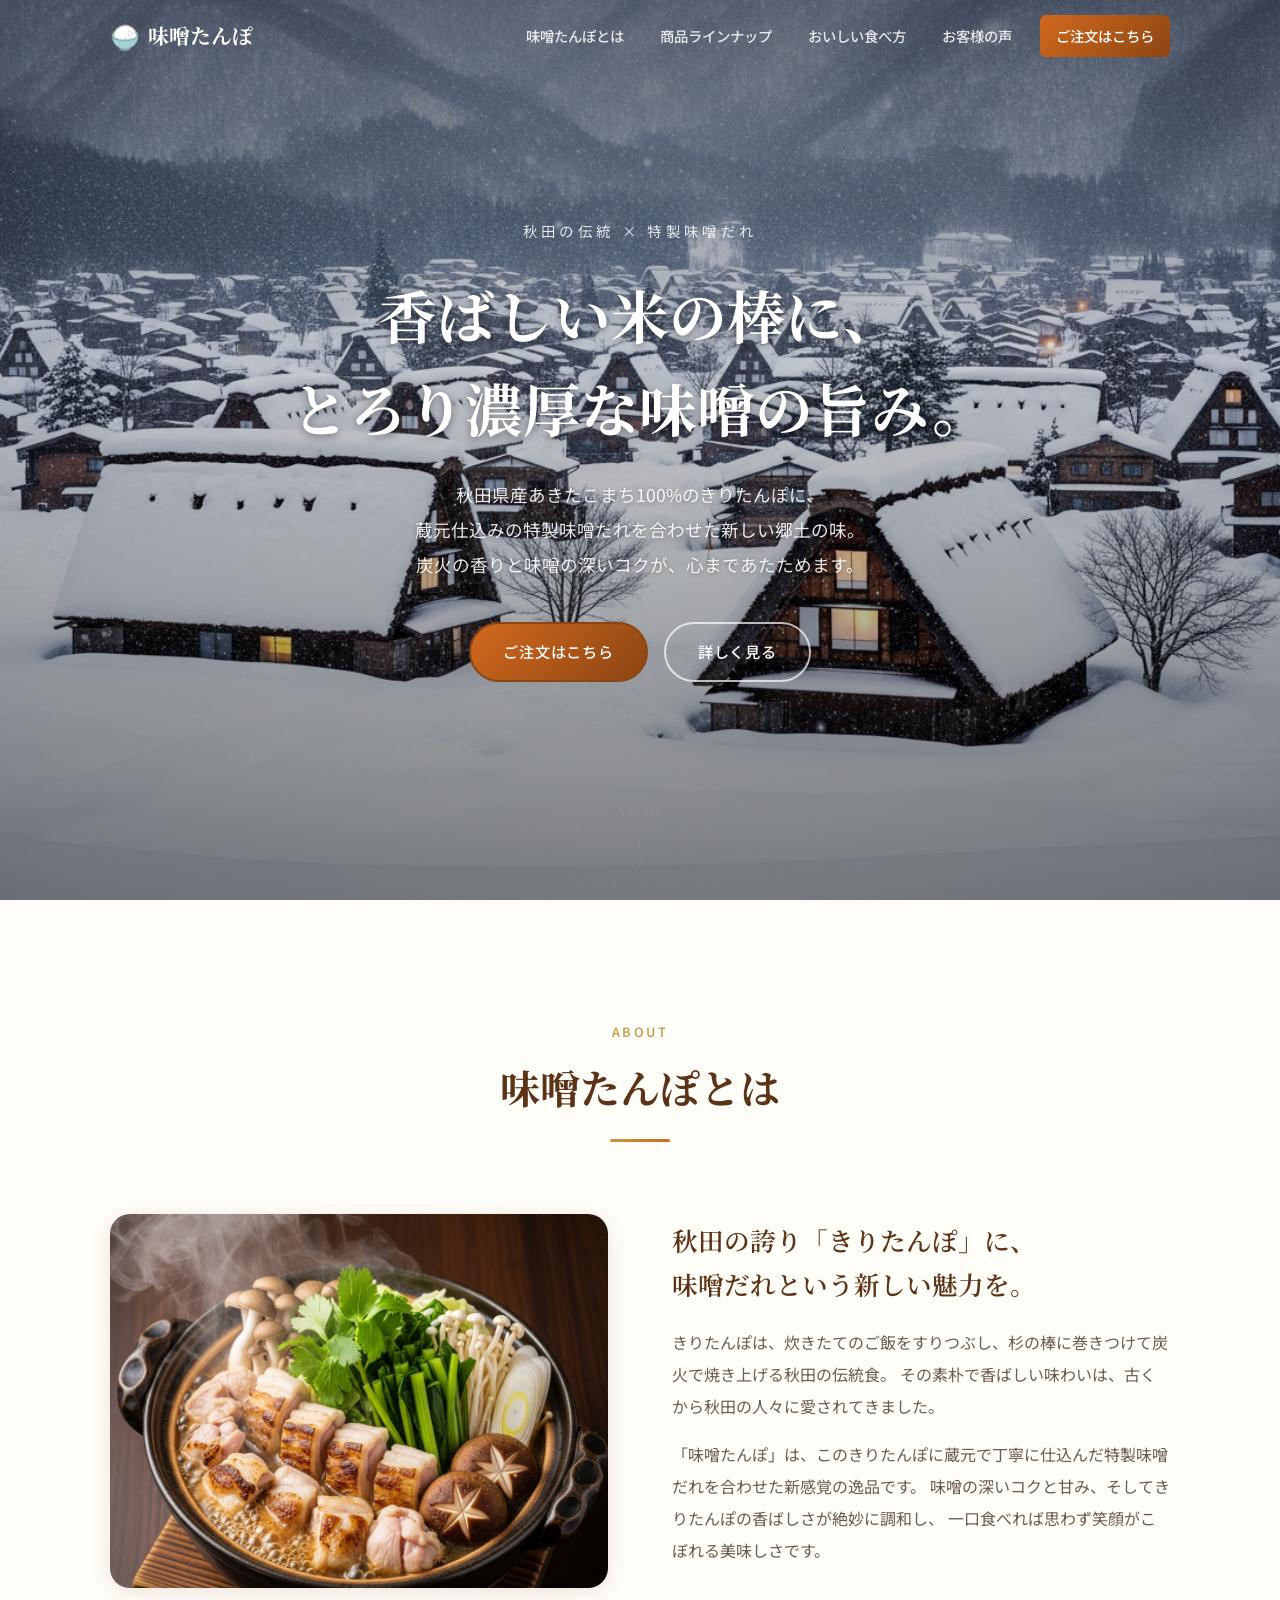
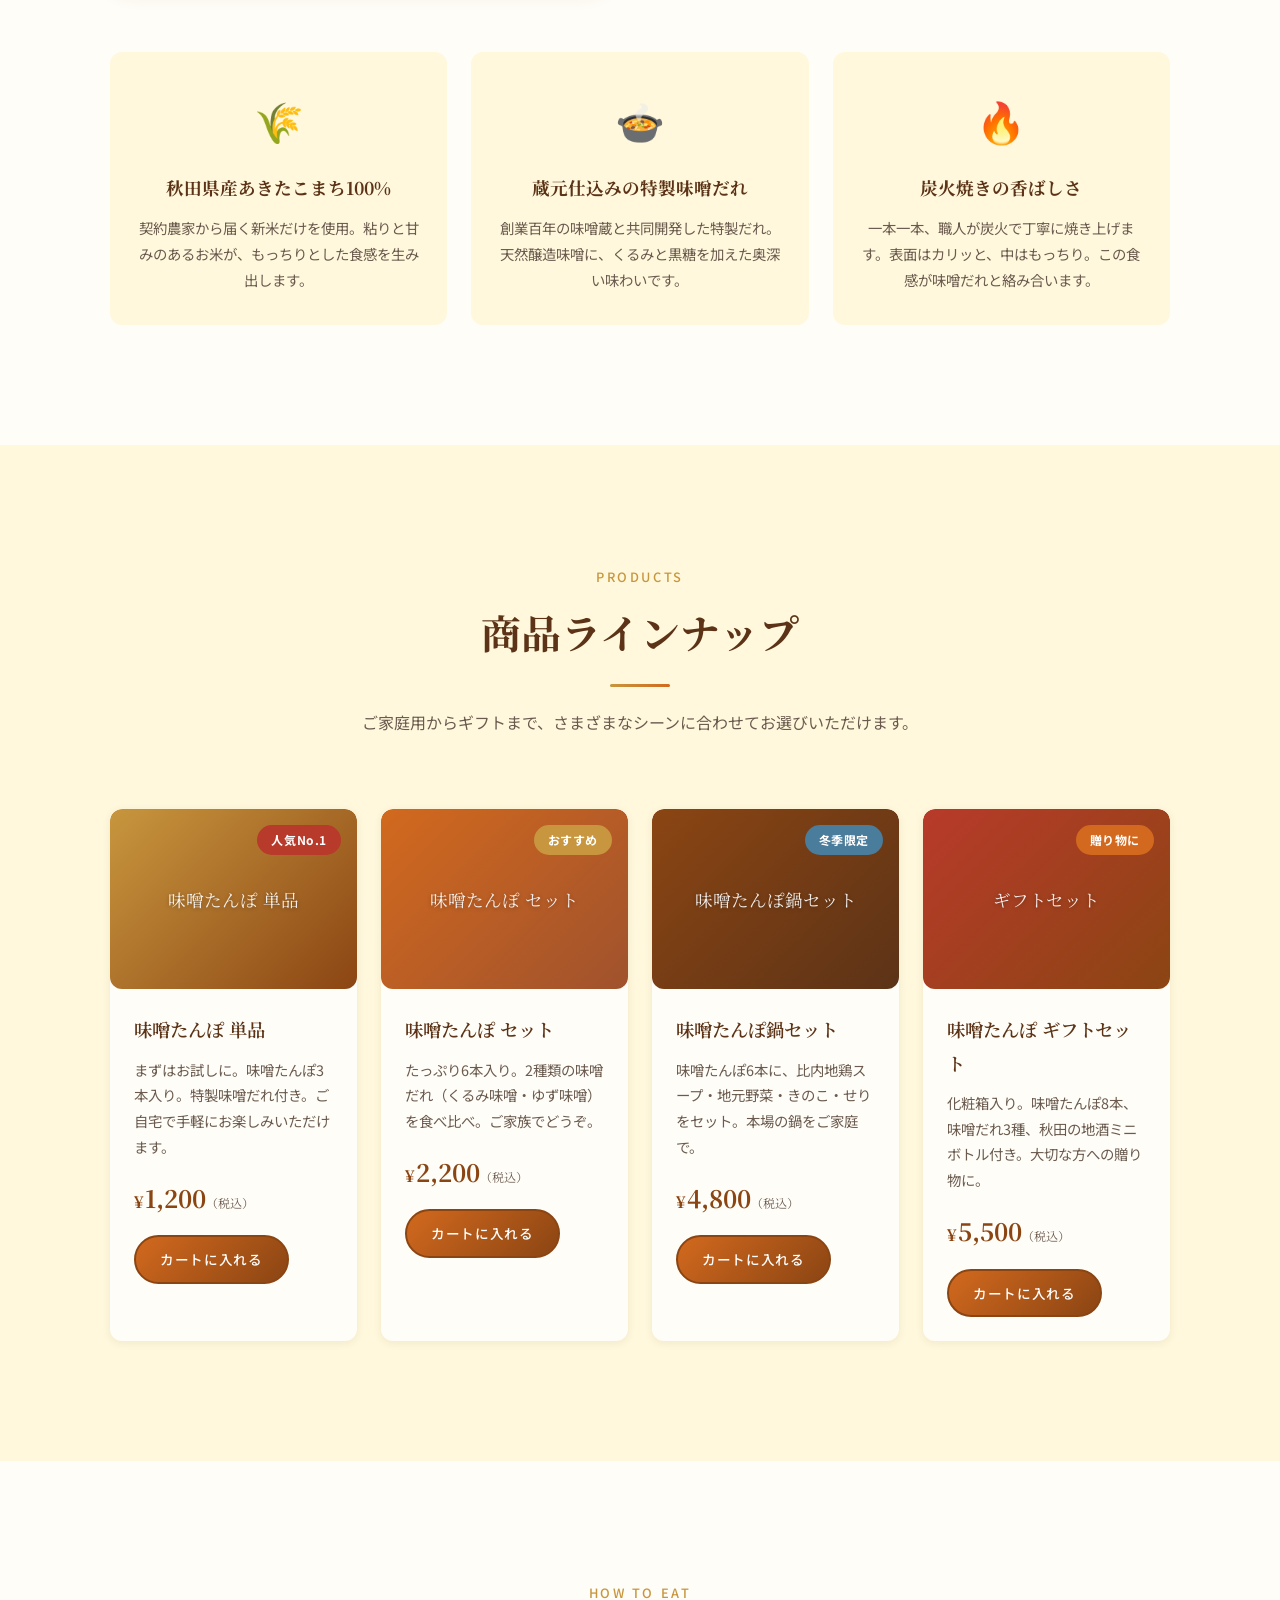
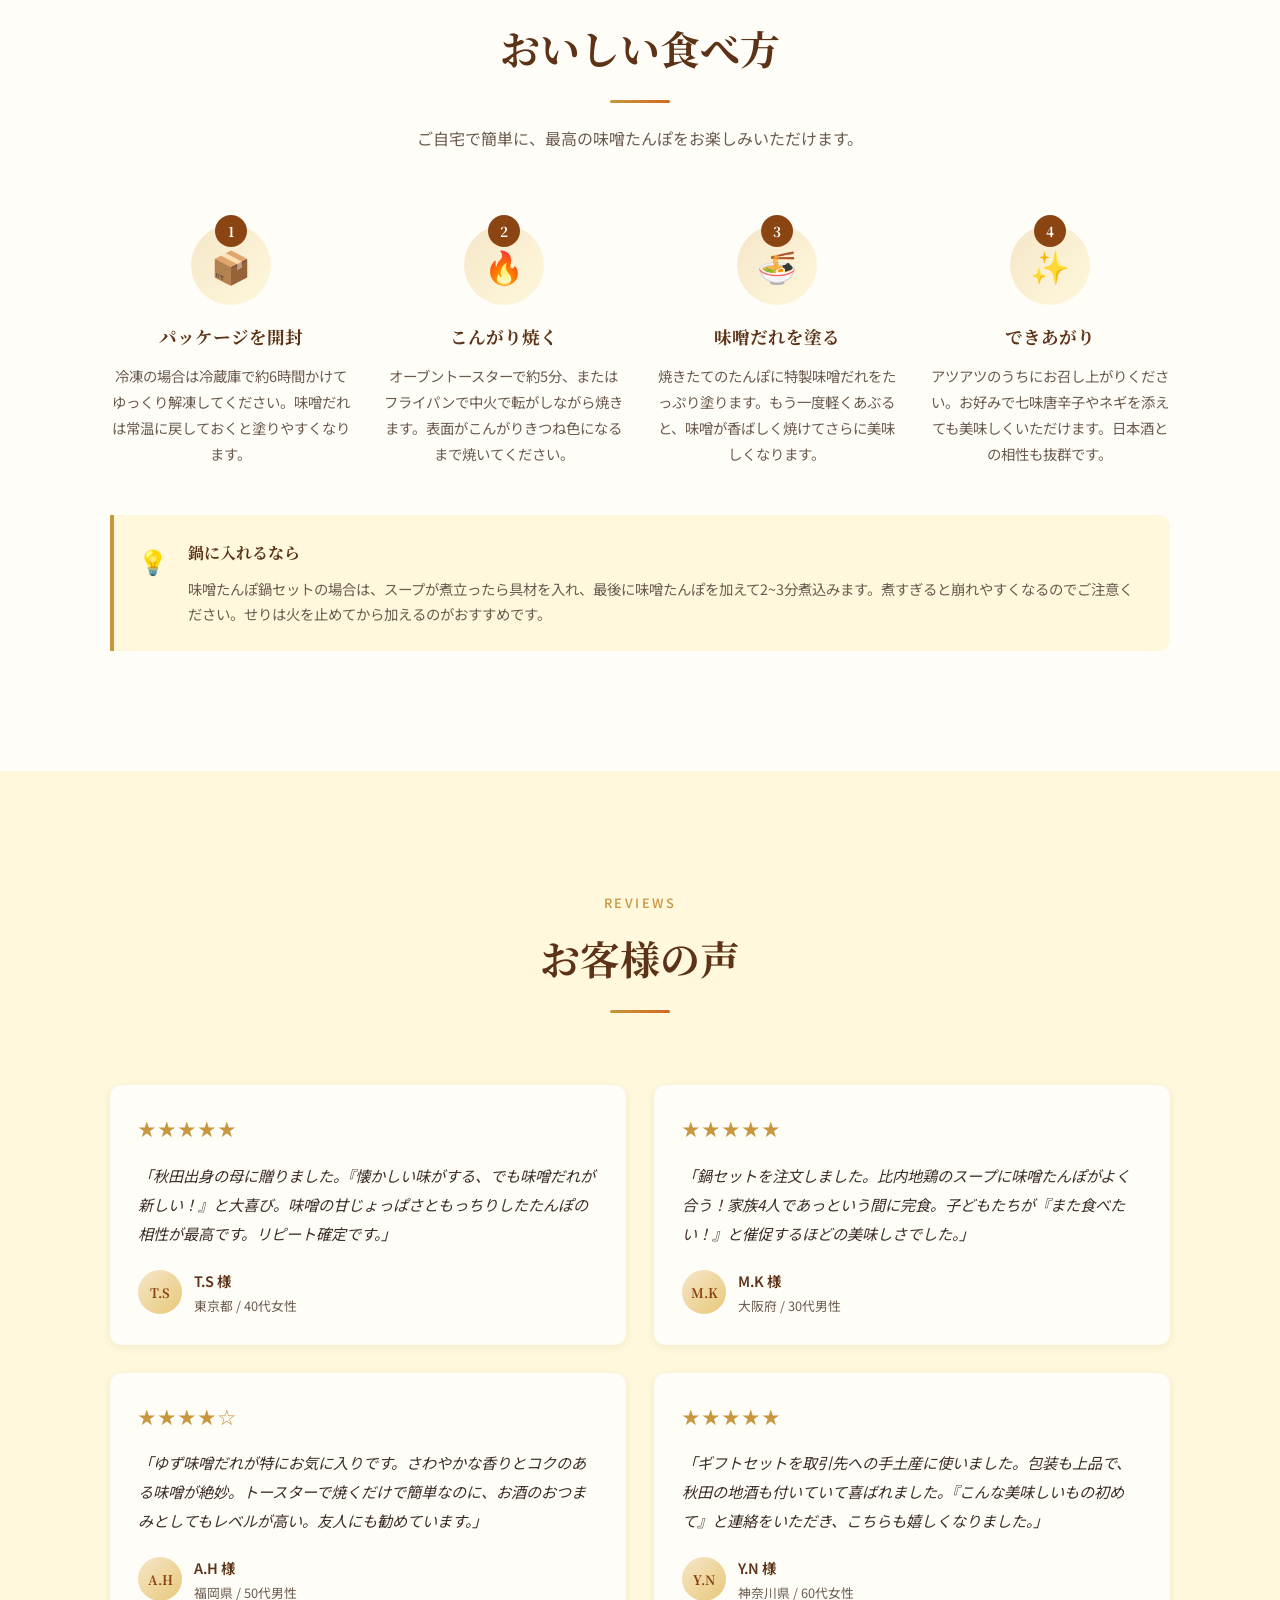
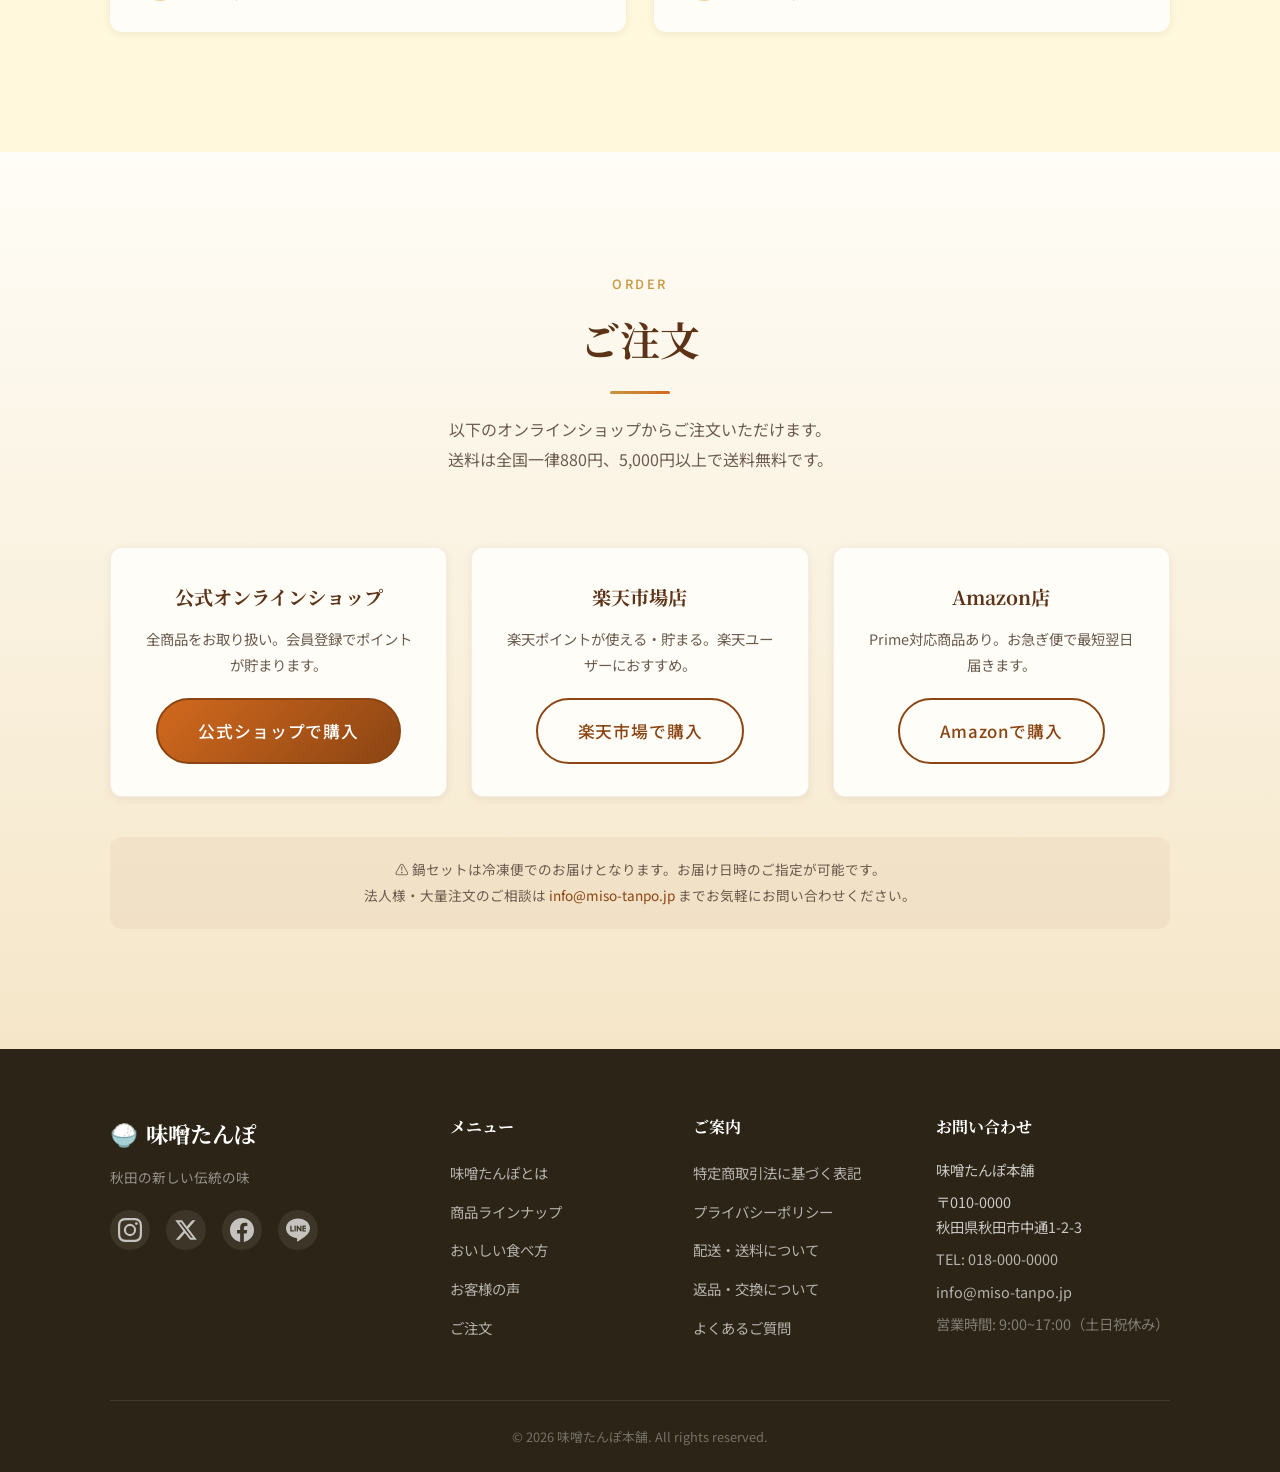
<file: index.html>
<!DOCTYPE html>
<html lang="ja">
<head>
  <meta charset="UTF-8">
  <meta name="viewport" content="width=device-width, initial-scale=1.0">
  <meta name="description" content="味噌たんぽ — 秋田の伝統きりたんぽと特製味噌だれの出会い。こだわりの素材で作る、新しい秋田の味をお届けします。">
  <meta name="keywords" content="味噌たんぽ, きりたんぽ, 秋田, 味噌, 郷土料理, お取り寄せ, ギフト">
  <meta property="og:title" content="味噌たんぽ | 秋田の新しい伝統の味">
  <meta property="og:description" content="秋田のきりたんぽと特製味噌だれが出会った、新しい郷土の味。">
  <meta property="og:type" content="website">
  <title>味噌たんぽ | 秋田の新しい伝統の味</title>
  <link rel="preconnect" href="https://fonts.googleapis.com">
  <link rel="preconnect" href="https://fonts.gstatic.com" crossorigin>
  <link href="https://fonts.googleapis.com/css2?family=Noto+Serif+JP:wght@400;500;600;700;900&family=Noto+Sans+JP:wght@300;400;500;700&display=swap" rel="stylesheet">
  <link rel="stylesheet" href="style.css">
</head>
<body>

  <!-- ナビゲーション -->
  <header class="header" id="header">
    <nav class="nav container">
      <a href="#" class="nav__logo">
        <span class="nav__logo-icon">&#127834;</span>
        <span class="nav__logo-text">味噌たんぽ</span>
      </a>
      <button class="nav__toggle" id="navToggle" aria-label="メニューを開く" aria-expanded="false">
        <span class="nav__toggle-bar"></span>
        <span class="nav__toggle-bar"></span>
        <span class="nav__toggle-bar"></span>
      </button>
      <ul class="nav__menu" id="navMenu">
        <li><a href="#about" class="nav__link">味噌たんぽとは</a></li>
        <li><a href="#products" class="nav__link">商品ラインナップ</a></li>
        <li><a href="#howto" class="nav__link">おいしい食べ方</a></li>
        <li><a href="#reviews" class="nav__link">お客様の声</a></li>
        <li><a href="#order" class="nav__link nav__link--cta">ご注文はこちら</a></li>
      </ul>
    </nav>
  </header>

  <!-- ヒーローセクション -->
  <section class="hero" id="hero">
    <img class="hero__bg" id="heroBg" src="images/hero_snow_irori.png" alt="">
    <div class="hero__overlay"></div>
    <div class="hero__content container">
      <p class="hero__subtitle fade-in">秋田の伝統 &#215; 特製味噌だれ</p>
      <h1 class="hero__title fade-in">
        香ばしい米の棒に、<br>
        とろり濃厚な味噌の旨み。
      </h1>
      <p class="hero__description fade-in">
        秋田県産あきたこまち100%のきりたんぽに、<br class="hide-mobile">
        蔵元仕込みの特製味噌だれを合わせた新しい郷土の味。<br class="hide-mobile">
        炭火の香りと味噌の深いコクが、心まであたためます。
      </p>
      <div class="hero__actions fade-in">
        <a href="#order" class="btn btn--primary">ご注文はこちら</a>
        <a href="#about" class="btn btn--outline">詳しく見る</a>
      </div>
    </div>
    <div class="hero__scroll-hint">
      <span>Scroll</span>
      <div class="hero__scroll-line"></div>
    </div>
  </section>

  <!-- 味噌たんぽとは -->
  <section class="about section" id="about">
    <div class="container">
      <div class="section__header fade-in">
        <p class="section__label">About</p>
        <h2 class="section__title">味噌たんぽとは</h2>
        <div class="section__divider"></div>
      </div>

      <div class="about__grid">
        <div class="about__image-wrapper fade-in">
          <img class="about__image about__image--random" src="" alt="味噌たんぽイメージ">
        </div>
        <div class="about__text fade-in">
          <h3 class="about__heading">秋田の誇り「きりたんぽ」に、<br>味噌だれという新しい魅力を。</h3>
          <p>
            きりたんぽは、炊きたてのご飯をすりつぶし、杉の棒に巻きつけて炭火で焼き上げる秋田の伝統食。
            その素朴で香ばしい味わいは、古くから秋田の人々に愛されてきました。
          </p>
          <p>
            「味噌たんぽ」は、このきりたんぽに蔵元で丁寧に仕込んだ特製味噌だれを合わせた新感覚の逸品です。
            味噌の深いコクと甘み、そしてきりたんぽの香ばしさが絶妙に調和し、
            一口食べれば思わず笑顔がこぼれる美味しさです。
          </p>
        </div>
      </div>

      <div class="about__features">
        <div class="about__feature fade-in">
          <div class="about__feature-icon">&#127806;</div>
          <h4>秋田県産あきたこまち100%</h4>
          <p>契約農家から届く新米だけを使用。粘りと甘みのあるお米が、もっちりとした食感を生み出します。</p>
        </div>
        <div class="about__feature fade-in">
          <div class="about__feature-icon">&#127858;</div>
          <h4>蔵元仕込みの特製味噌だれ</h4>
          <p>創業百年の味噌蔵と共同開発した特製だれ。天然醸造味噌に、くるみと黒糖を加えた奥深い味わいです。</p>
        </div>
        <div class="about__feature fade-in">
          <div class="about__feature-icon">&#128293;</div>
          <h4>炭火焼きの香ばしさ</h4>
          <p>一本一本、職人が炭火で丁寧に焼き上げます。表面はカリッと、中はもっちり。この食感が味噌だれと絡み合います。</p>
        </div>
      </div>
    </div>
  </section>

  <!-- 商品ラインナップ -->
  <section class="products section section--alt" id="products">
    <div class="container">
      <div class="section__header fade-in">
        <p class="section__label">Products</p>
        <h2 class="section__title">商品ラインナップ</h2>
        <div class="section__divider"></div>
        <p class="section__description">ご家庭用からギフトまで、<br class="hide-desktop">さまざまなシーンに合わせてお選びいただけます。</p>
      </div>

      <div class="products__grid">
        <!-- 単品 -->
        <article class="product-card fade-in">
          <div class="product-card__image placeholder-image placeholder-image--product1">
            <span>味噌たんぽ 単品</span>
          </div>
          <div class="product-card__badge">人気No.1</div>
          <div class="product-card__body">
            <h3 class="product-card__name">味噌たんぽ 単品</h3>
            <p class="product-card__desc">まずはお試しに。味噌たんぽ3本入り。特製味噌だれ付き。ご自宅で手軽にお楽しみいただけます。</p>
            <p class="product-card__price"><span class="product-card__yen">&yen;</span>1,200<span class="product-card__tax">（税込）</span></p>
            <a href="#order" class="btn btn--small">カートに入れる</a>
          </div>
        </article>

        <!-- セット -->
        <article class="product-card fade-in">
          <div class="product-card__image placeholder-image placeholder-image--product2">
            <span>味噌たんぽ セット</span>
          </div>
          <div class="product-card__badge product-card__badge--recommend">おすすめ</div>
          <div class="product-card__body">
            <h3 class="product-card__name">味噌たんぽ セット</h3>
            <p class="product-card__desc">たっぷり6本入り。2種類の味噌だれ（くるみ味噌・ゆず味噌）を食べ比べ。ご家族でどうぞ。</p>
            <p class="product-card__price"><span class="product-card__yen">&yen;</span>2,200<span class="product-card__tax">（税込）</span></p>
            <a href="#order" class="btn btn--small">カートに入れる</a>
          </div>
        </article>

        <!-- 鍋セット -->
        <article class="product-card fade-in">
          <div class="product-card__image placeholder-image placeholder-image--product3">
            <span>味噌たんぽ鍋セット</span>
          </div>
          <div class="product-card__badge product-card__badge--winter">冬季限定</div>
          <div class="product-card__body">
            <h3 class="product-card__name">味噌たんぽ鍋セット</h3>
            <p class="product-card__desc">味噌たんぽ6本に、比内地鶏スープ・地元野菜・きのこ・せりをセット。本場の鍋をご家庭で。</p>
            <p class="product-card__price"><span class="product-card__yen">&yen;</span>4,800<span class="product-card__tax">（税込）</span></p>
            <a href="#order" class="btn btn--small">カートに入れる</a>
          </div>
        </article>

        <!-- ギフトセット -->
        <article class="product-card fade-in">
          <div class="product-card__image placeholder-image placeholder-image--product4">
            <span>ギフトセット</span>
          </div>
          <div class="product-card__badge product-card__badge--gift">贈り物に</div>
          <div class="product-card__body">
            <h3 class="product-card__name">味噌たんぽ ギフトセット</h3>
            <p class="product-card__desc">化粧箱入り。味噌たんぽ8本、味噌だれ3種、秋田の地酒ミニボトル付き。大切な方への贈り物に。</p>
            <p class="product-card__price"><span class="product-card__yen">&yen;</span>5,500<span class="product-card__tax">（税込）</span></p>
            <a href="#order" class="btn btn--small">カートに入れる</a>
          </div>
        </article>
      </div>
    </div>
  </section>

  <!-- おいしい食べ方 -->
  <section class="howto section" id="howto">
    <div class="container">
      <div class="section__header fade-in">
        <p class="section__label">How to Eat</p>
        <h2 class="section__title">おいしい食べ方</h2>
        <div class="section__divider"></div>
        <p class="section__description">ご自宅で簡単に、最高の味噌たんぽをお楽しみいただけます。</p>
      </div>

      <div class="howto__steps">
        <div class="howto__step fade-in">
          <div class="howto__step-number">1</div>
          <div class="howto__step-icon placeholder-image placeholder-image--step">
            <span>&#128230;</span>
          </div>
          <h3>パッケージを開封</h3>
          <p>冷凍の場合は冷蔵庫で約6時間かけてゆっくり解凍してください。味噌だれは常温に戻しておくと塗りやすくなります。</p>
        </div>

        <div class="howto__step fade-in">
          <div class="howto__step-number">2</div>
          <div class="howto__step-icon placeholder-image placeholder-image--step">
            <span>&#128293;</span>
          </div>
          <h3>こんがり焼く</h3>
          <p>オーブントースターで約5分、またはフライパンで中火で転がしながら焼きます。表面がこんがりきつね色になるまで焼いてください。</p>
        </div>

        <div class="howto__step fade-in">
          <div class="howto__step-number">3</div>
          <div class="howto__step-icon placeholder-image placeholder-image--step">
            <span>&#127836;</span>
          </div>
          <h3>味噌だれを塗る</h3>
          <p>焼きたてのたんぽに特製味噌だれをたっぷり塗ります。もう一度軽くあぶると、味噌が香ばしく焼けてさらに美味しくなります。</p>
        </div>

        <div class="howto__step fade-in">
          <div class="howto__step-number">4</div>
          <div class="howto__step-icon placeholder-image placeholder-image--step">
            <span>&#10024;</span>
          </div>
          <h3>できあがり</h3>
          <p>アツアツのうちにお召し上がりください。お好みで七味唐辛子やネギを添えても美味しくいただけます。日本酒との相性も抜群です。</p>
        </div>
      </div>

      <div class="howto__tip fade-in">
        <div class="howto__tip-icon">&#128161;</div>
        <div class="howto__tip-content">
          <h4>鍋に入れるなら</h4>
          <p>味噌たんぽ鍋セットの場合は、スープが煮立ったら具材を入れ、最後に味噌たんぽを加えて2~3分煮込みます。煮すぎると崩れやすくなるのでご注意ください。せりは火を止めてから加えるのがおすすめです。</p>
        </div>
      </div>
    </div>
  </section>

  <!-- お客様の声 -->
  <section class="reviews section section--alt" id="reviews">
    <div class="container">
      <div class="section__header fade-in">
        <p class="section__label">Reviews</p>
        <h2 class="section__title">お客様の声</h2>
        <div class="section__divider"></div>
      </div>

      <div class="reviews__grid">
        <article class="review-card fade-in">
          <div class="review-card__stars" aria-label="星5つ">&#9733;&#9733;&#9733;&#9733;&#9733;</div>
          <p class="review-card__text">
            「秋田出身の母に贈りました。『懐かしい味がする、でも味噌だれが新しい！』と大喜び。味噌の甘じょっぱさともっちりしたたんぽの相性が最高です。リピート確定です。」
          </p>
          <div class="review-card__author">
            <div class="review-card__avatar">T.S</div>
            <div>
              <p class="review-card__name">T.S 様</p>
              <p class="review-card__meta">東京都 / 40代女性</p>
            </div>
          </div>
        </article>

        <article class="review-card fade-in">
          <div class="review-card__stars" aria-label="星5つ">&#9733;&#9733;&#9733;&#9733;&#9733;</div>
          <p class="review-card__text">
            「鍋セットを注文しました。比内地鶏のスープに味噌たんぽがよく合う！家族4人であっという間に完食。子どもたちが『また食べたい！』と催促するほどの美味しさでした。」
          </p>
          <div class="review-card__author">
            <div class="review-card__avatar">M.K</div>
            <div>
              <p class="review-card__name">M.K 様</p>
              <p class="review-card__meta">大阪府 / 30代男性</p>
            </div>
          </div>
        </article>

        <article class="review-card fade-in">
          <div class="review-card__stars" aria-label="星4つ">&#9733;&#9733;&#9733;&#9733;&#9734;</div>
          <p class="review-card__text">
            「ゆず味噌だれが特にお気に入りです。さわやかな香りとコクのある味噌が絶妙。トースターで焼くだけで簡単なのに、お酒のおつまみとしてもレベルが高い。友人にも勧めています。」
          </p>
          <div class="review-card__author">
            <div class="review-card__avatar">A.H</div>
            <div>
              <p class="review-card__name">A.H 様</p>
              <p class="review-card__meta">福岡県 / 50代男性</p>
            </div>
          </div>
        </article>

        <article class="review-card fade-in">
          <div class="review-card__stars" aria-label="星5つ">&#9733;&#9733;&#9733;&#9733;&#9733;</div>
          <p class="review-card__text">
            「ギフトセットを取引先への手土産に使いました。包装も上品で、秋田の地酒も付いていて喜ばれました。『こんな美味しいもの初めて』と連絡をいただき、こちらも嬉しくなりました。」
          </p>
          <div class="review-card__author">
            <div class="review-card__avatar">Y.N</div>
            <div>
              <p class="review-card__name">Y.N 様</p>
              <p class="review-card__meta">神奈川県 / 60代女性</p>
            </div>
          </div>
        </article>
      </div>
    </div>
  </section>

  <!-- ご注文 -->
  <section class="order section" id="order">
    <div class="container">
      <div class="section__header fade-in">
        <p class="section__label">Order</p>
        <h2 class="section__title">ご注文</h2>
        <div class="section__divider"></div>
        <p class="section__description">以下のオンラインショップからご注文いただけます。<br>送料は全国一律880円、5,000円以上で送料無料です。</p>
      </div>

      <div class="order__cards">
        <div class="order__card fade-in">
          <h3>公式オンラインショップ</h3>
          <p>全商品をお取り扱い。会員登録でポイントが貯まります。</p>
          <a href="#" class="btn btn--primary btn--large">公式ショップで購入</a>
        </div>
        <div class="order__card fade-in">
          <h3>楽天市場店</h3>
          <p>楽天ポイントが使える・貯まる。楽天ユーザーにおすすめ。</p>
          <a href="#" class="btn btn--secondary btn--large">楽天市場で購入</a>
        </div>
        <div class="order__card fade-in">
          <h3>Amazon店</h3>
          <p>Prime対応商品あり。お急ぎ便で最短翌日届きます。</p>
          <a href="#" class="btn btn--secondary btn--large">Amazonで購入</a>
        </div>
      </div>

      <div class="order__notice fade-in">
        <p>&#9888; 鍋セットは冷凍便でのお届けとなります。お届け日時のご指定が可能です。<br>
        法人様・大量注文のご相談は <a href="mailto:info@miso-tanpo.jp">info@miso-tanpo.jp</a> までお気軽にお問い合わせください。</p>
      </div>
    </div>
  </section>

  <!-- フッター -->
  <footer class="footer">
    <div class="container">
      <div class="footer__grid">
        <div class="footer__brand">
          <a href="#" class="footer__logo">
            <span>&#127834;</span> 味噌たんぽ
          </a>
          <p class="footer__tagline">秋田の新しい伝統の味</p>
          <div class="footer__sns">
            <a href="#" class="footer__sns-link" aria-label="Instagram">
              <svg viewBox="0 0 24 24" width="24" height="24" fill="currentColor"><path d="M12 2.163c3.204 0 3.584.012 4.85.07 3.252.148 4.771 1.691 4.919 4.919.058 1.265.069 1.645.069 4.849 0 3.205-.012 3.584-.069 4.849-.149 3.225-1.664 4.771-4.919 4.919-1.266.058-1.644.07-4.85.07-3.204 0-3.584-.012-4.849-.07-3.26-.149-4.771-1.699-4.919-4.92-.058-1.265-.07-1.644-.07-4.849 0-3.204.013-3.583.07-4.849.149-3.227 1.664-4.771 4.919-4.919 1.266-.057 1.645-.069 4.849-.069zM12 0C8.741 0 8.333.014 7.053.072 2.695.272.273 2.69.073 7.052.014 8.333 0 8.741 0 12c0 3.259.014 3.668.072 4.948.2 4.358 2.618 6.78 6.98 6.98C8.333 23.986 8.741 24 12 24c3.259 0 3.668-.014 4.948-.072 4.354-.2 6.782-2.618 6.979-6.98.059-1.28.073-1.689.073-4.948 0-3.259-.014-3.667-.072-4.947-.196-4.354-2.617-6.78-6.979-6.98C15.668.014 15.259 0 12 0zm0 5.838a6.162 6.162 0 100 12.324 6.162 6.162 0 000-12.324zM12 16a4 4 0 110-8 4 4 0 010 8zm6.406-11.845a1.44 1.44 0 100 2.881 1.44 1.44 0 000-2.881z"/></svg>
            </a>
            <a href="#" class="footer__sns-link" aria-label="X (Twitter)">
              <svg viewBox="0 0 24 24" width="24" height="24" fill="currentColor"><path d="M18.244 2.25h3.308l-7.227 8.26 8.502 11.24H16.17l-5.214-6.817L4.99 21.75H1.68l7.73-8.835L1.254 2.25H8.08l4.713 6.231zm-1.161 17.52h1.833L7.084 4.126H5.117z"/></svg>
            </a>
            <a href="#" class="footer__sns-link" aria-label="Facebook">
              <svg viewBox="0 0 24 24" width="24" height="24" fill="currentColor"><path d="M24 12.073c0-6.627-5.373-12-12-12s-12 5.373-12 12c0 5.99 4.388 10.954 10.125 11.854v-8.385H7.078v-3.47h3.047V9.43c0-3.007 1.792-4.669 4.533-4.669 1.312 0 2.686.235 2.686.235v2.953H15.83c-1.491 0-1.956.925-1.956 1.874v2.25h3.328l-.532 3.47h-2.796v8.385C19.612 23.027 24 18.062 24 12.073z"/></svg>
            </a>
            <a href="#" class="footer__sns-link" aria-label="LINE">
              <svg viewBox="0 0 24 24" width="24" height="24" fill="currentColor"><path d="M19.365 9.863c.349 0 .63.285.63.631 0 .345-.281.63-.63.63H17.61v1.125h1.755c.349 0 .63.283.63.63 0 .344-.281.629-.63.629h-2.386c-.345 0-.627-.285-.627-.629V8.108c0-.345.282-.63.63-.63h2.386c.346 0 .627.285.627.63 0 .349-.281.63-.63.63H17.61v1.125h1.755zm-3.855 3.016c0 .27-.174.51-.432.596-.064.021-.133.031-.199.031-.211 0-.391-.09-.51-.25l-2.443-3.317v2.94c0 .344-.279.629-.631.629-.346 0-.626-.285-.626-.629V8.108c0-.27.173-.51.43-.595.06-.023.136-.033.194-.033.195 0 .375.104.495.254l2.462 3.33V8.108c0-.345.282-.63.63-.63.345 0 .63.285.63.63v4.771zm-5.741 0c0 .344-.282.629-.631.629-.345 0-.627-.285-.627-.629V8.108c0-.345.282-.63.63-.63.346 0 .628.285.628.63v4.771zm-2.466.629H4.917c-.345 0-.63-.285-.63-.629V8.108c0-.345.285-.63.63-.63.348 0 .63.285.63.63v4.141h1.756c.348 0 .629.283.629.63 0 .344-.282.629-.629.629M24 10.314C24 4.943 18.615.572 12 .572S0 4.943 0 10.314c0 4.811 4.27 8.842 10.035 9.608.391.082.923.258 1.058.59.12.301.079.766.038 1.08l-.164 1.02c-.045.301-.24 1.186 1.049.645 1.291-.539 6.916-4.078 9.436-6.975C23.176 14.393 24 12.458 24 10.314"/></svg>
            </a>
          </div>
        </div>

        <div class="footer__links">
          <h4>メニュー</h4>
          <ul>
            <li><a href="#about">味噌たんぽとは</a></li>
            <li><a href="#products">商品ラインナップ</a></li>
            <li><a href="#howto">おいしい食べ方</a></li>
            <li><a href="#reviews">お客様の声</a></li>
            <li><a href="#order">ご注文</a></li>
          </ul>
        </div>

        <div class="footer__links">
          <h4>ご案内</h4>
          <ul>
            <li><a href="#">特定商取引法に基づく表記</a></li>
            <li><a href="#">プライバシーポリシー</a></li>
            <li><a href="#">配送・送料について</a></li>
            <li><a href="#">返品・交換について</a></li>
            <li><a href="#">よくあるご質問</a></li>
          </ul>
        </div>

        <div class="footer__contact">
          <h4>お問い合わせ</h4>
          <p>味噌たんぽ本舗</p>
          <p>〒010-0000<br>秋田県秋田市中通1-2-3</p>
          <p><a href="tel:018-000-0000">TEL: 018-000-0000</a></p>
          <p><a href="mailto:info@miso-tanpo.jp">info@miso-tanpo.jp</a></p>
          <p class="footer__hours">営業時間: 9:00~17:00（土日祝休み）</p>
        </div>
      </div>

      <div class="footer__bottom">
        <p>&copy; 2026 味噌たんぽ本舗. All rights reserved.</p>
      </div>
    </div>
  </footer>

  <!-- トップへ戻るボタン -->
  <button class="back-to-top" id="backToTop" aria-label="ページの先頭に戻る">
    <svg viewBox="0 0 24 24" width="24" height="24" fill="currentColor"><path d="M7.41 15.41L12 10.83l4.59 4.58L18 14l-6-6-6 6z"/></svg>
  </button>

  <script src="script.js"></script>
</body>
</html>
</file>
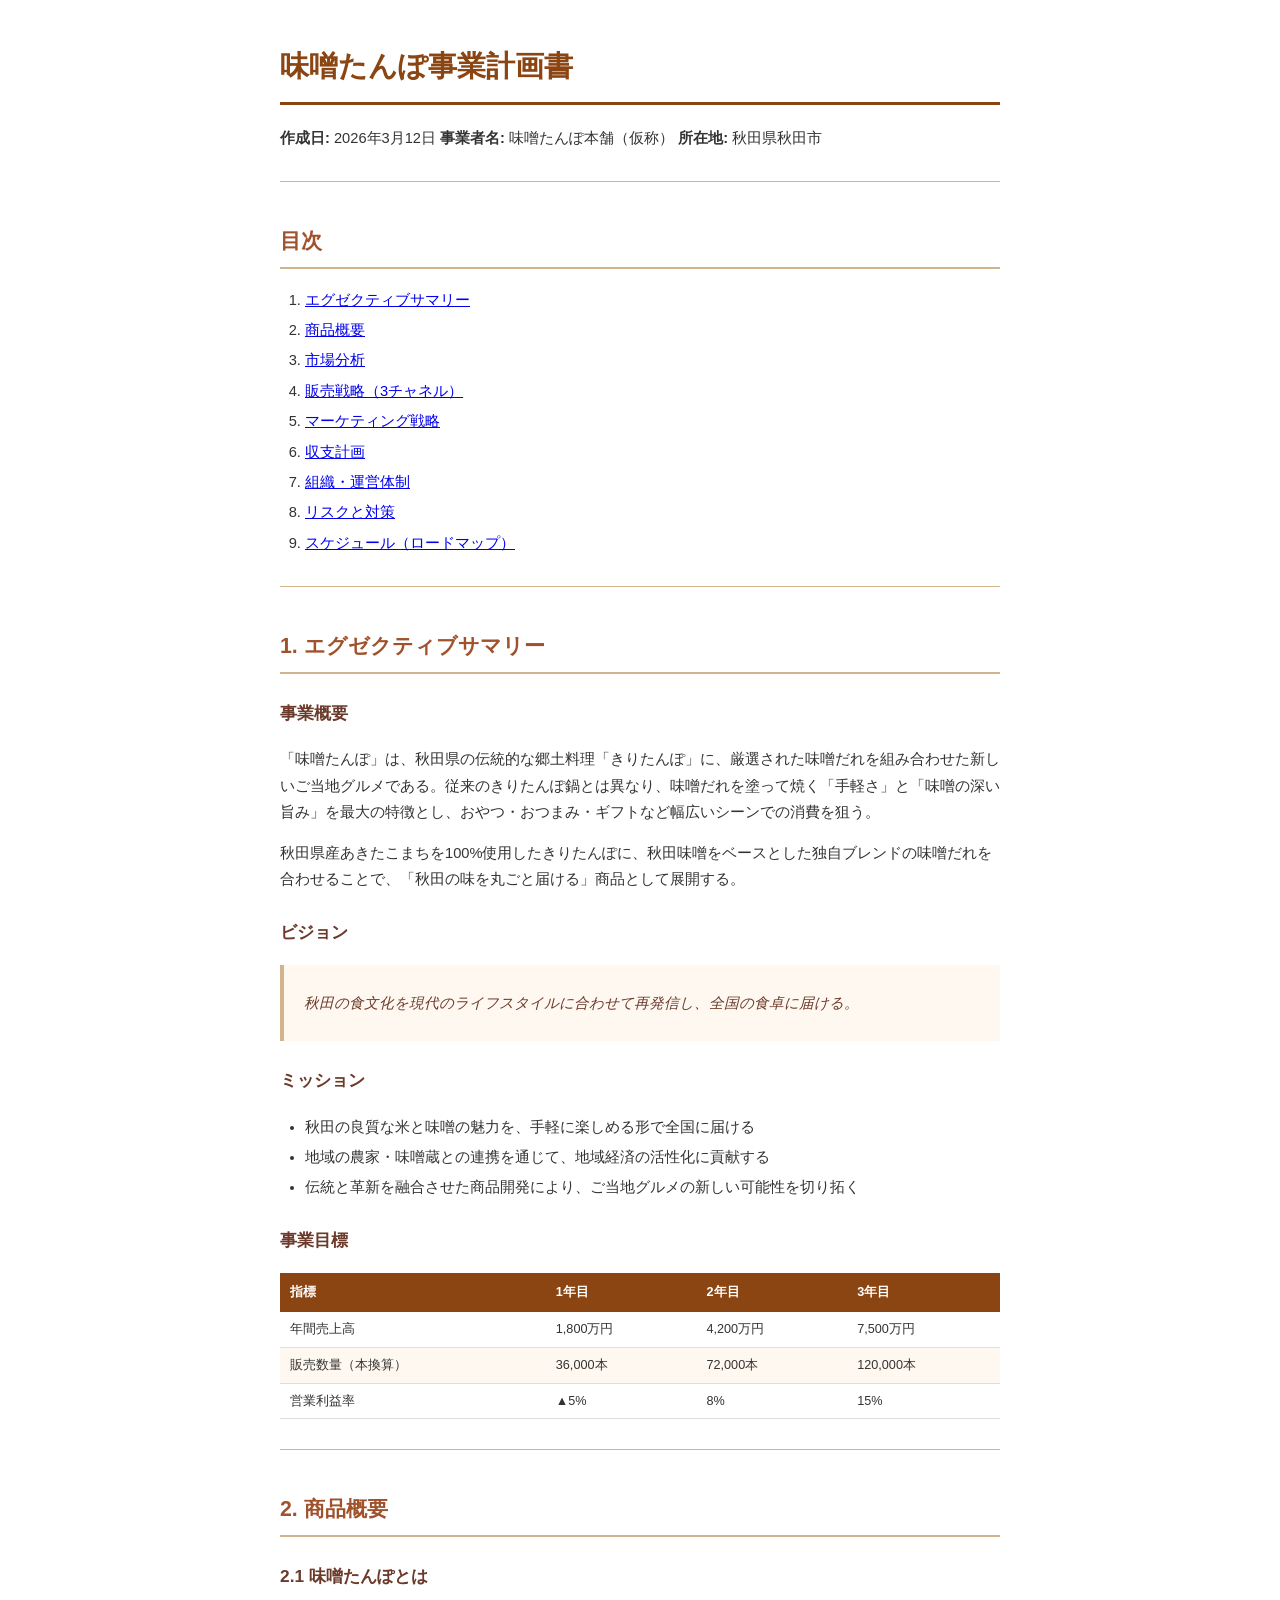
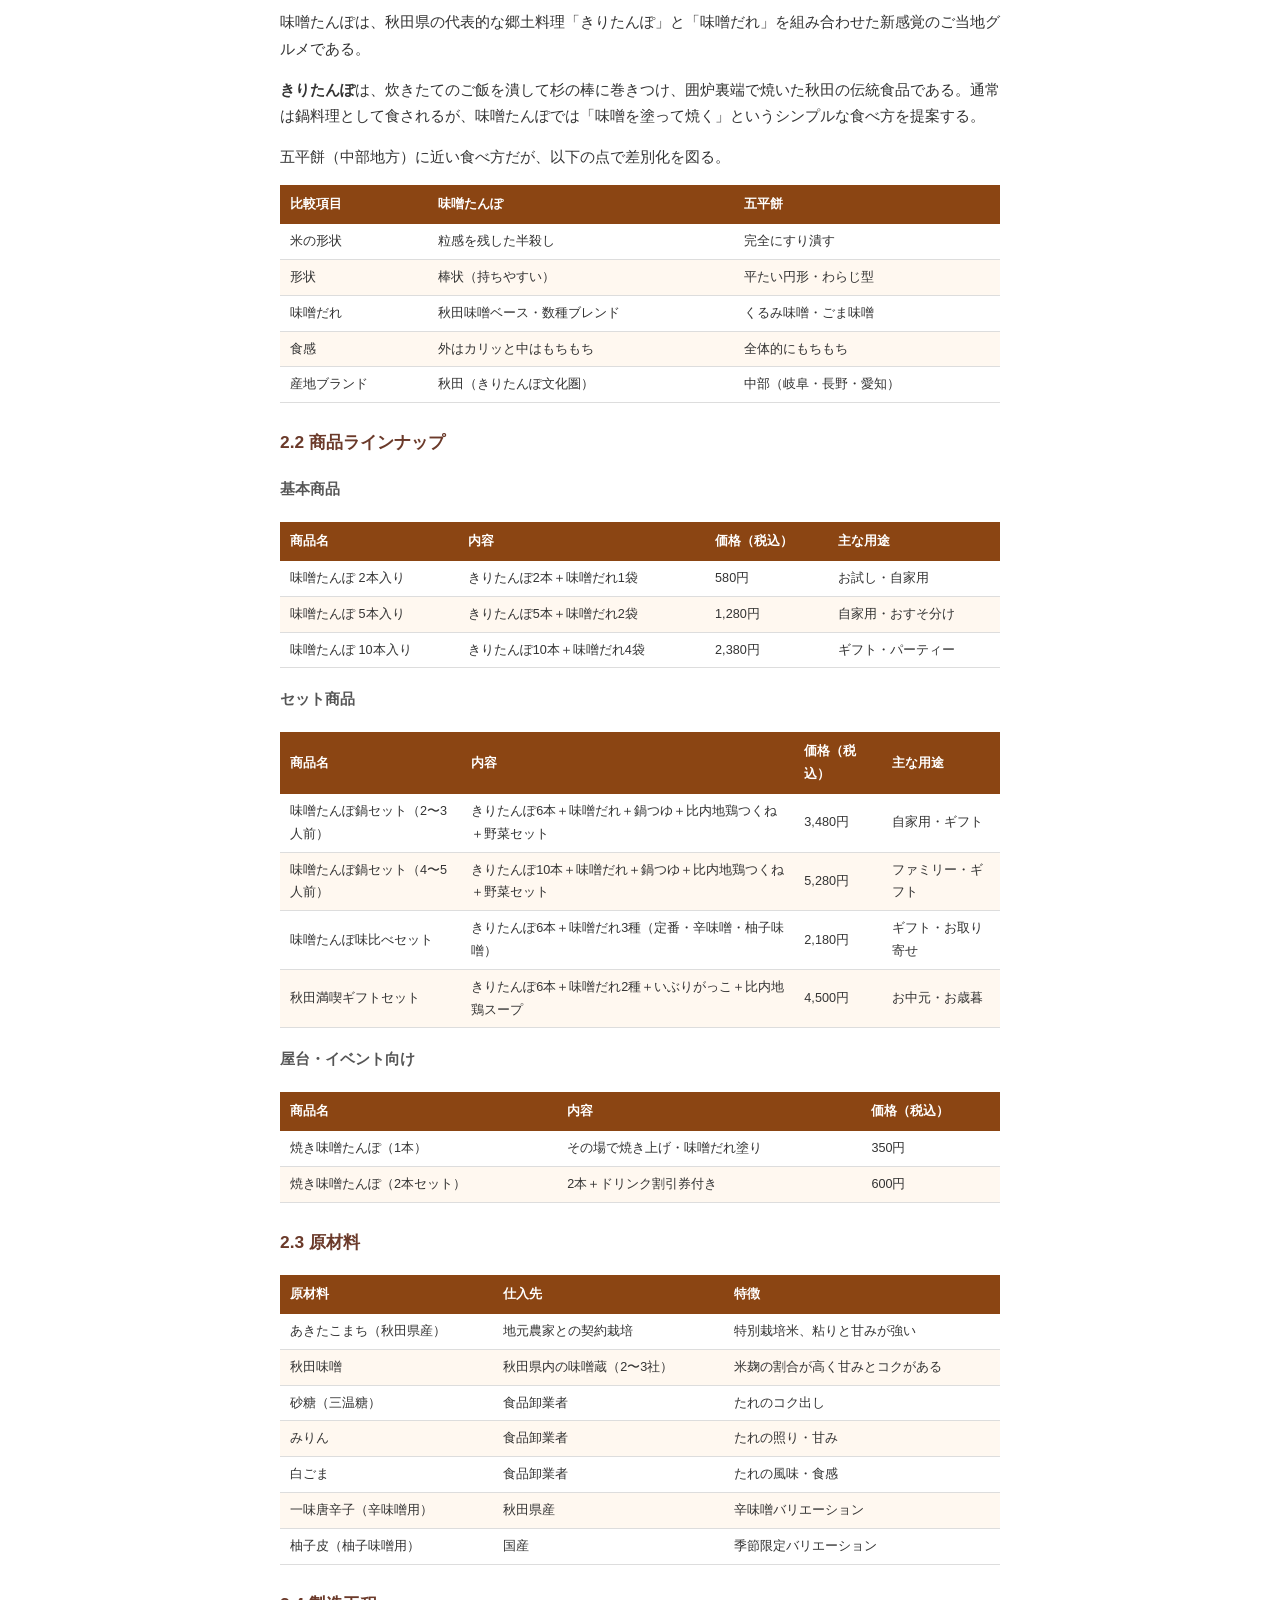
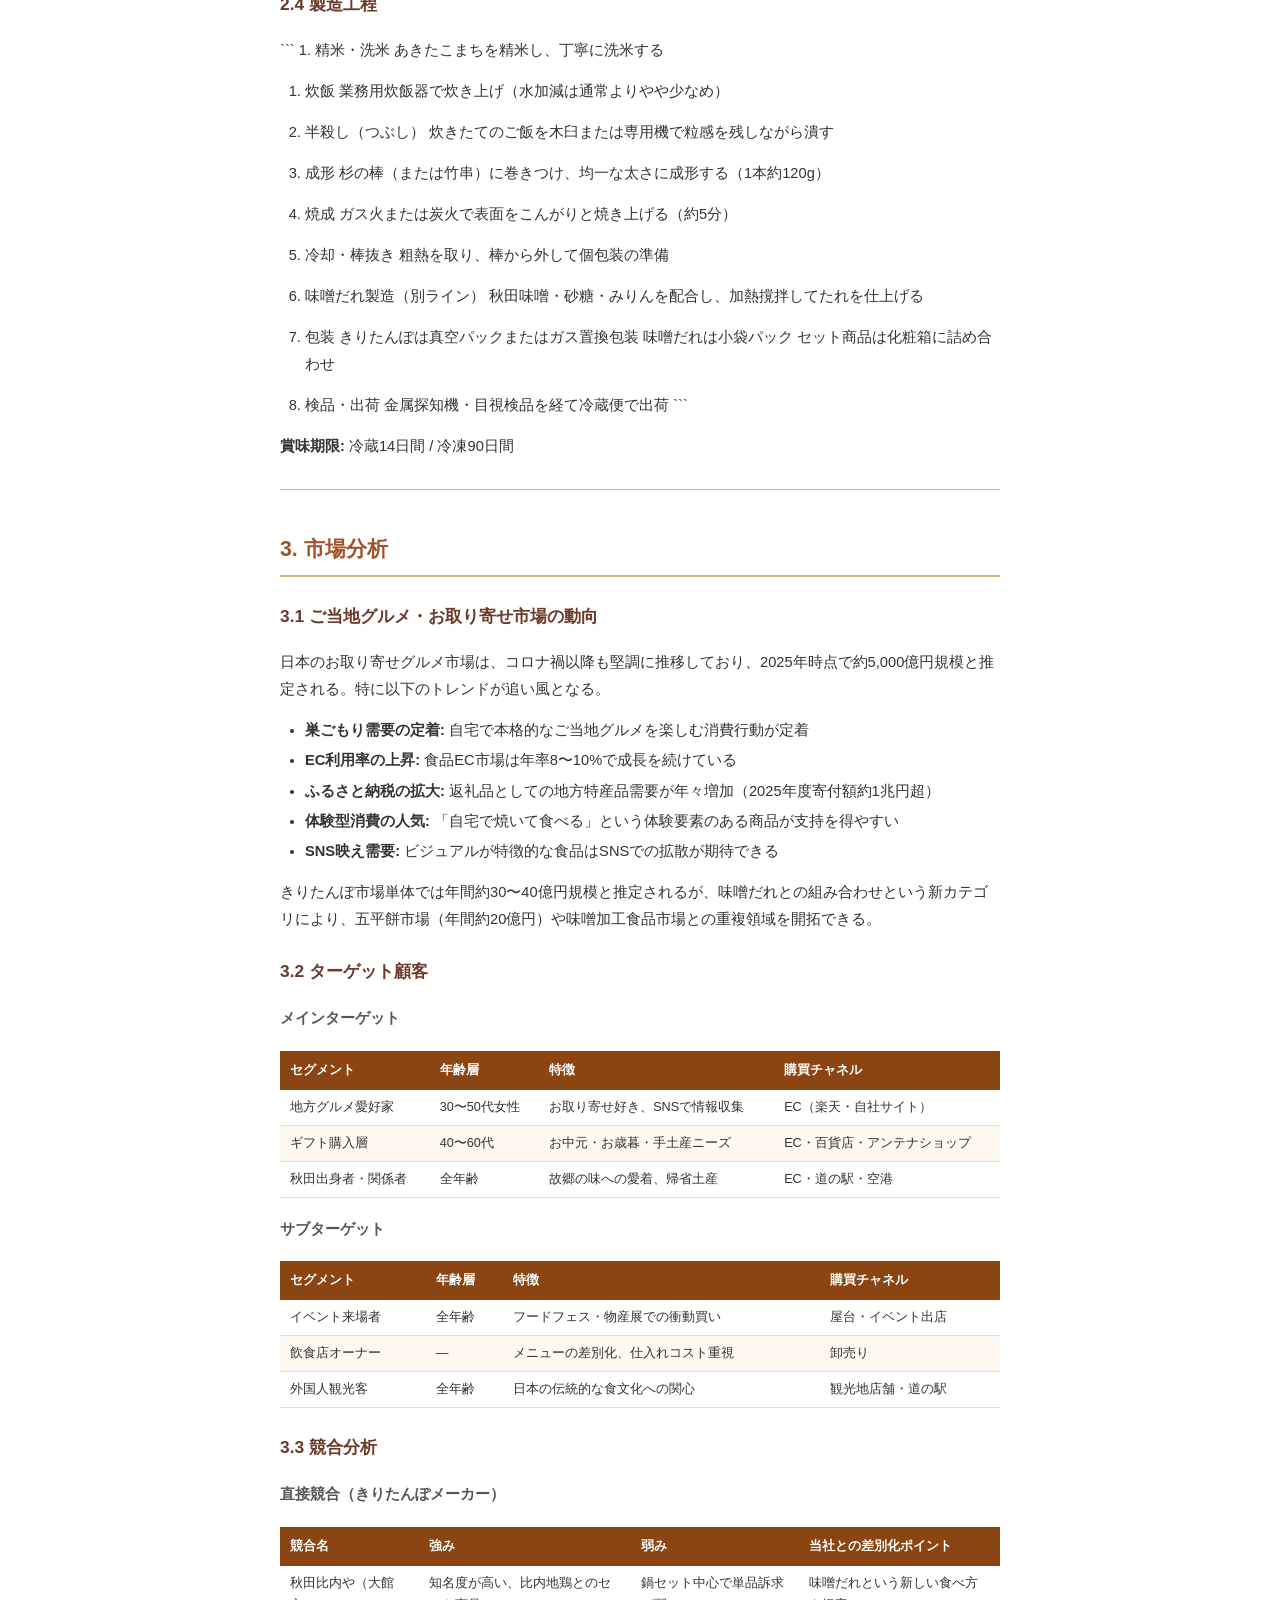
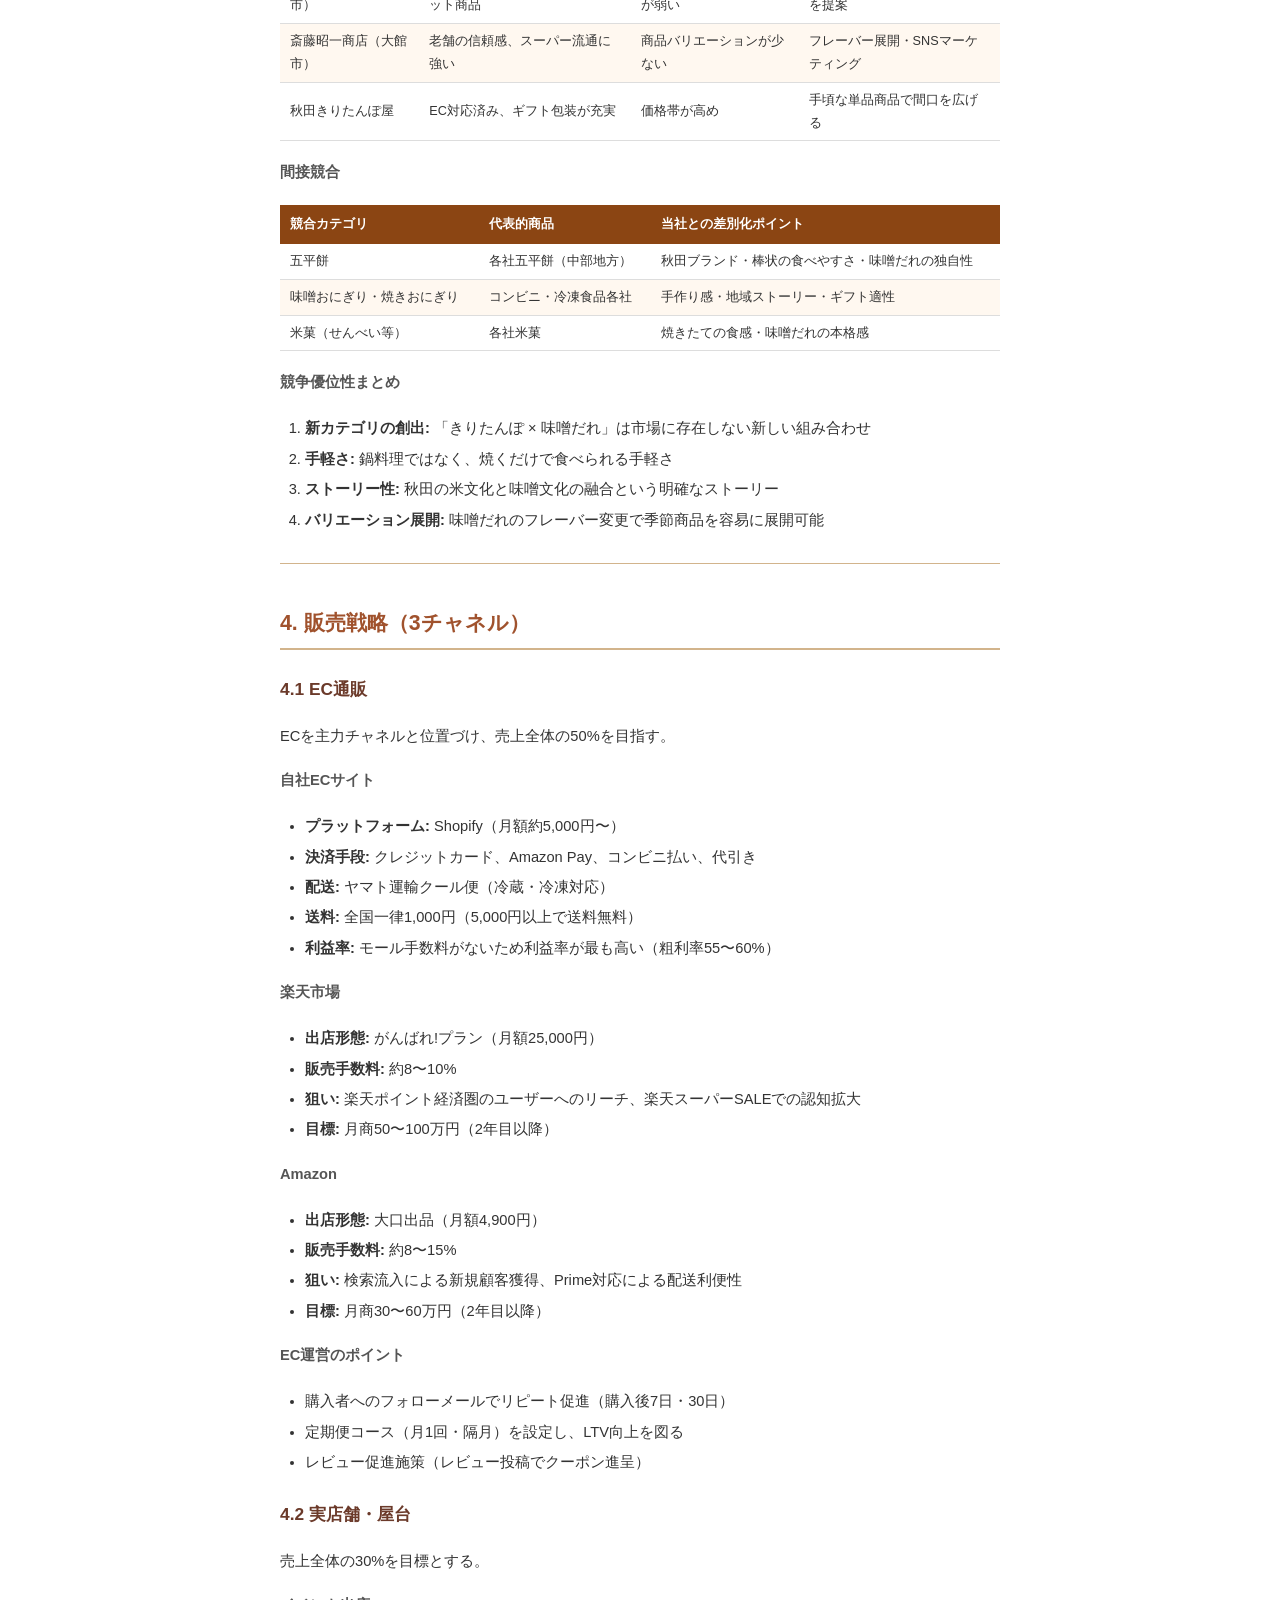
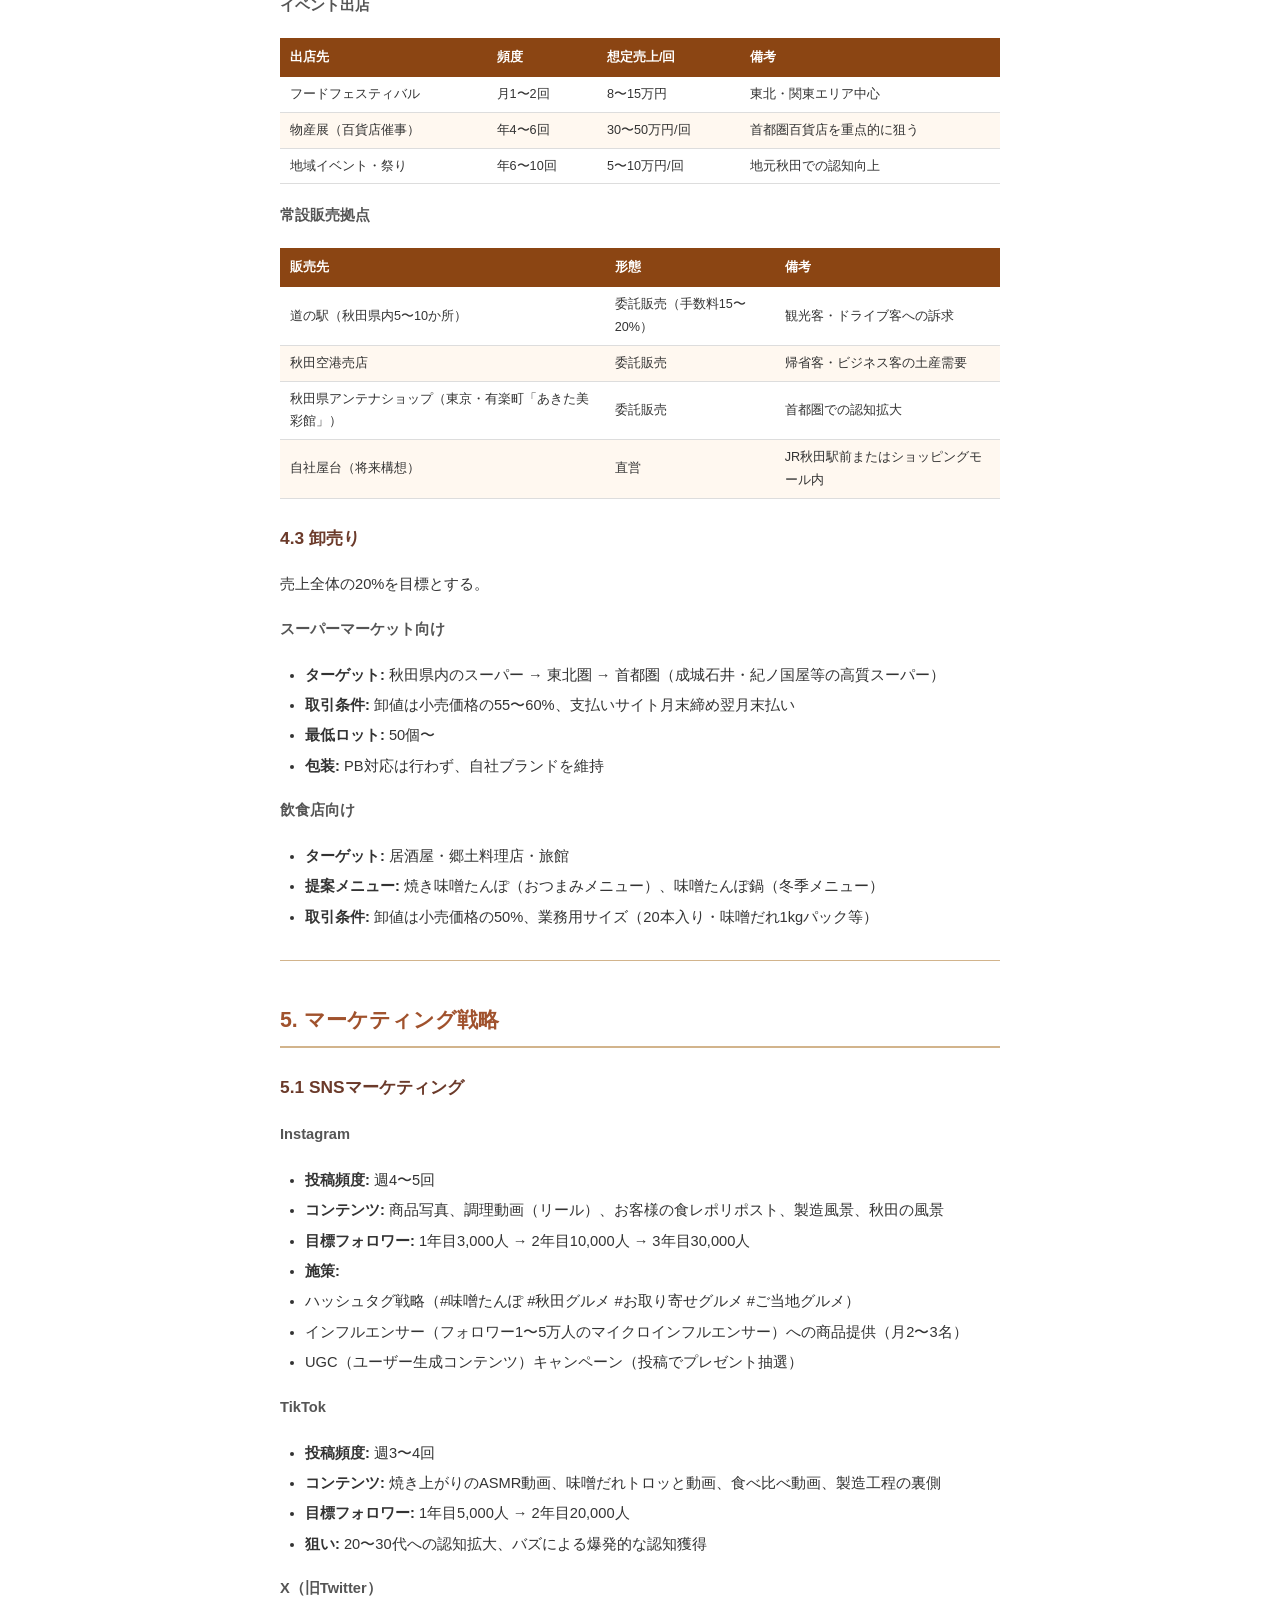
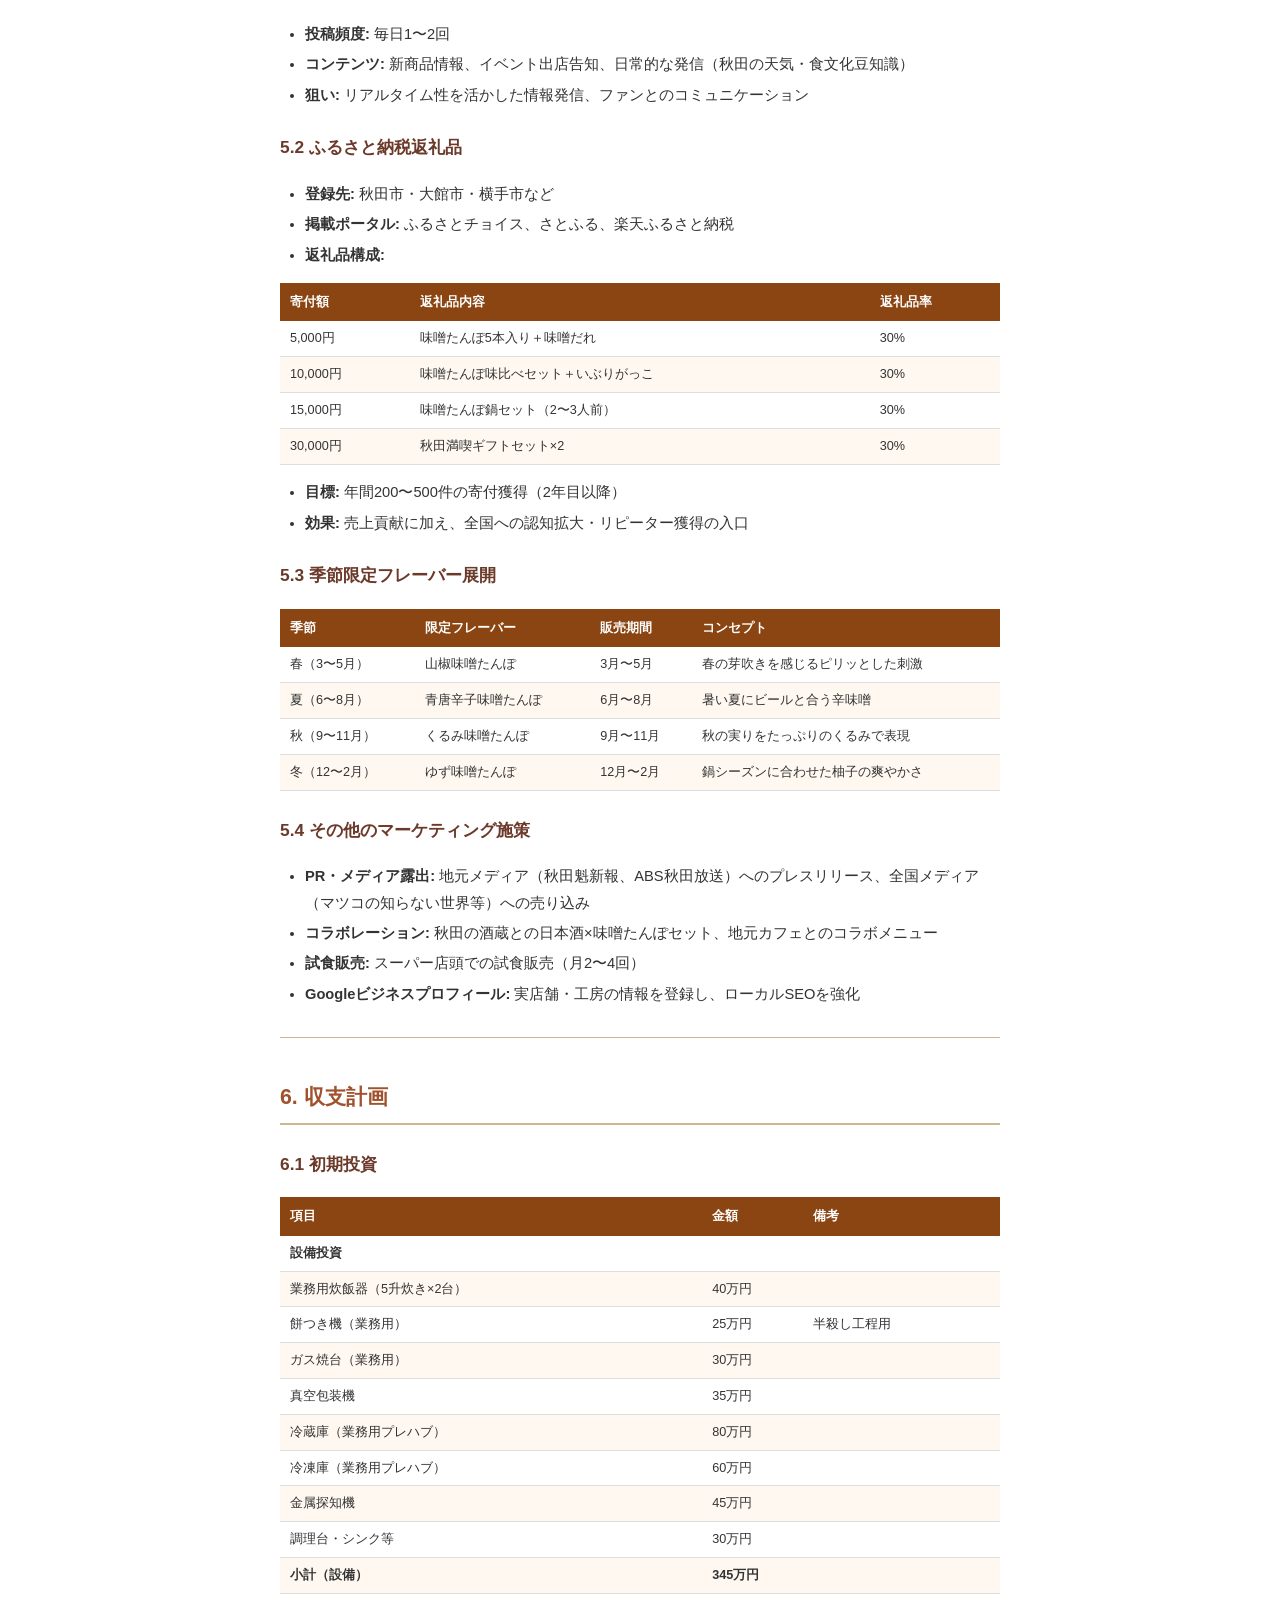
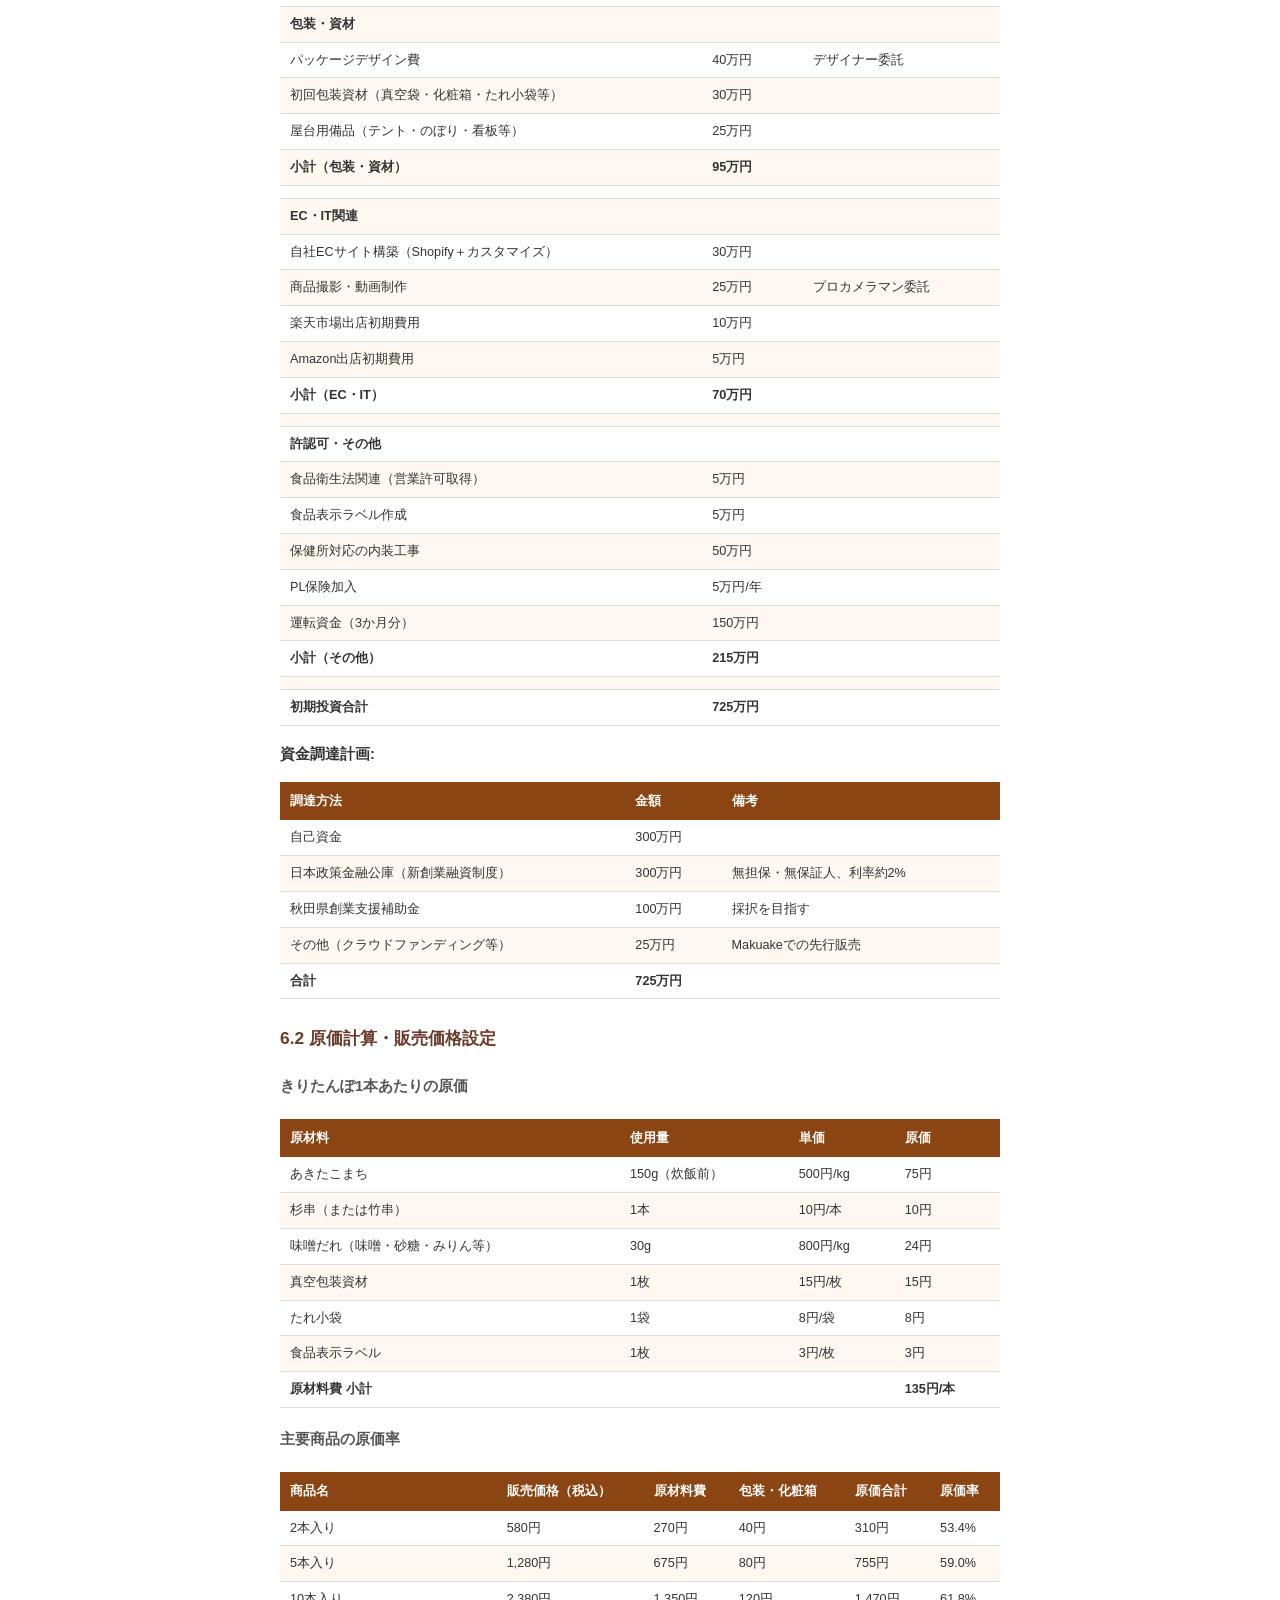
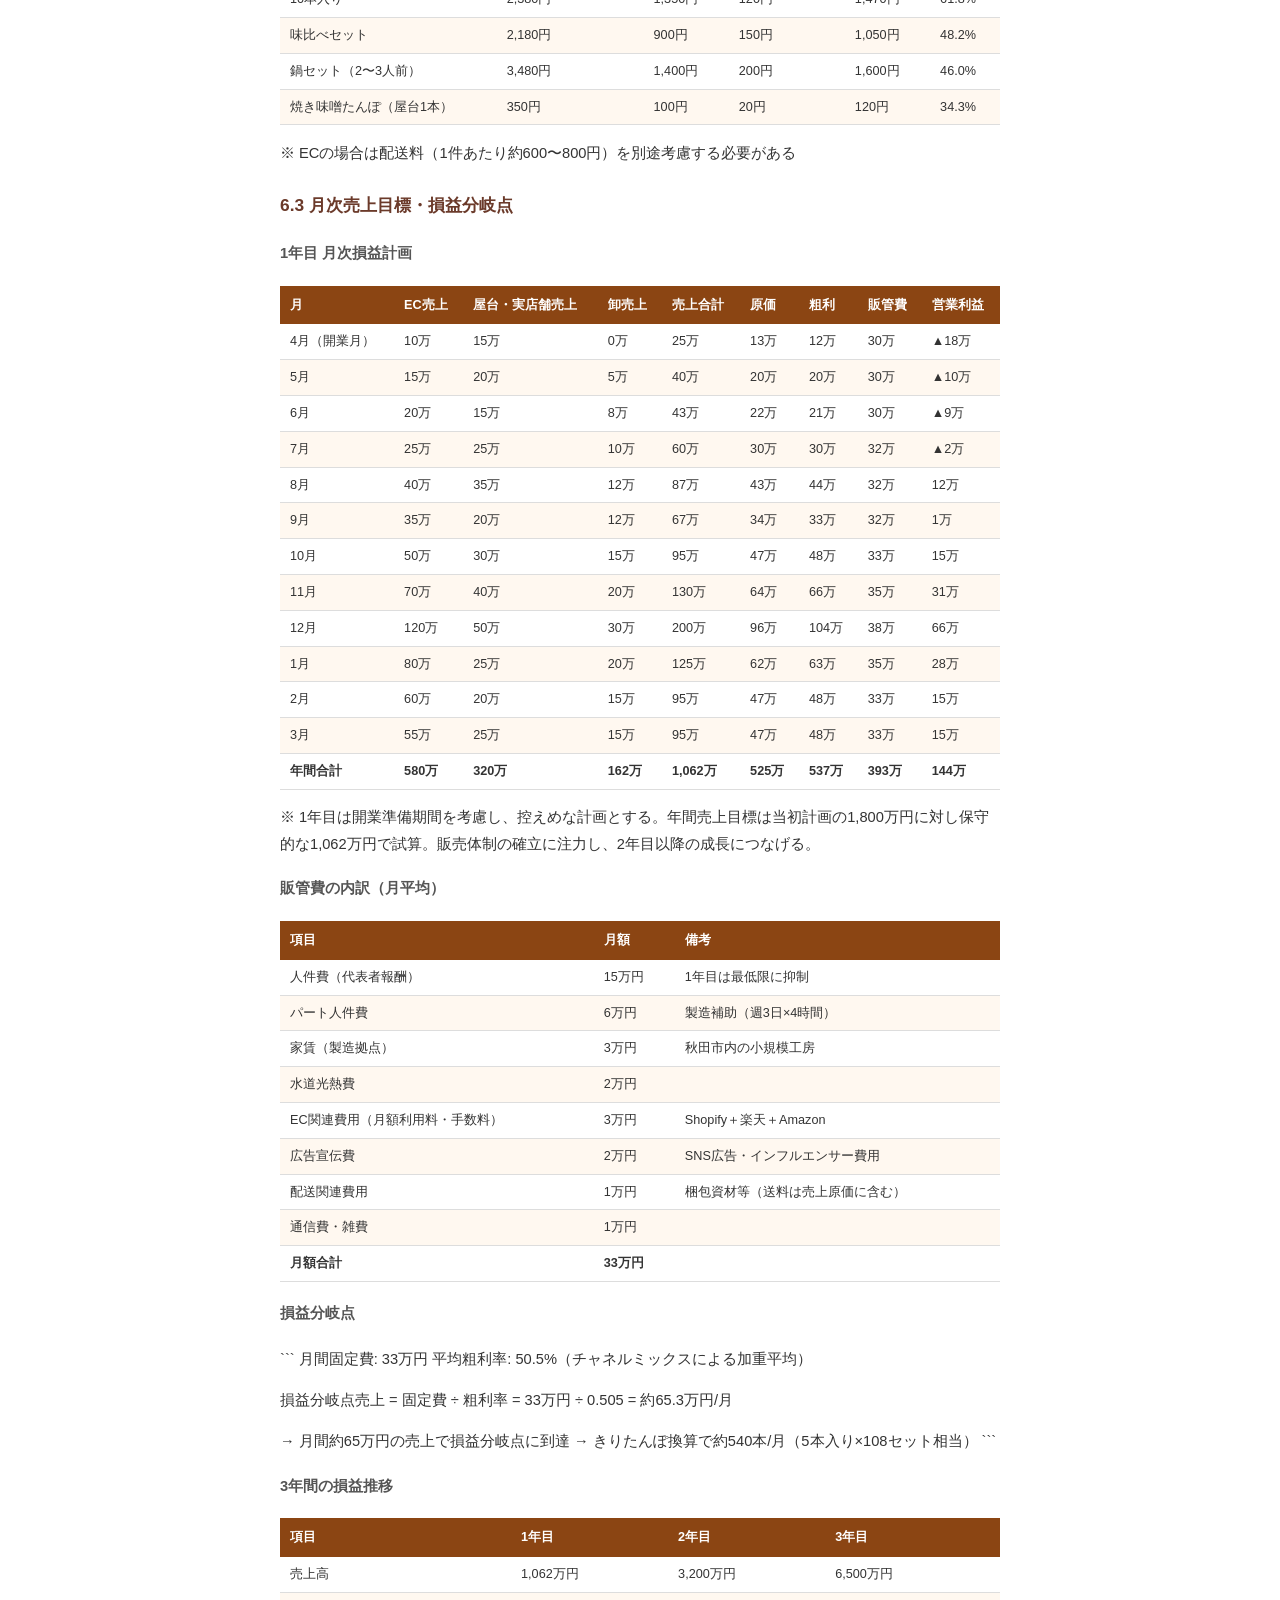
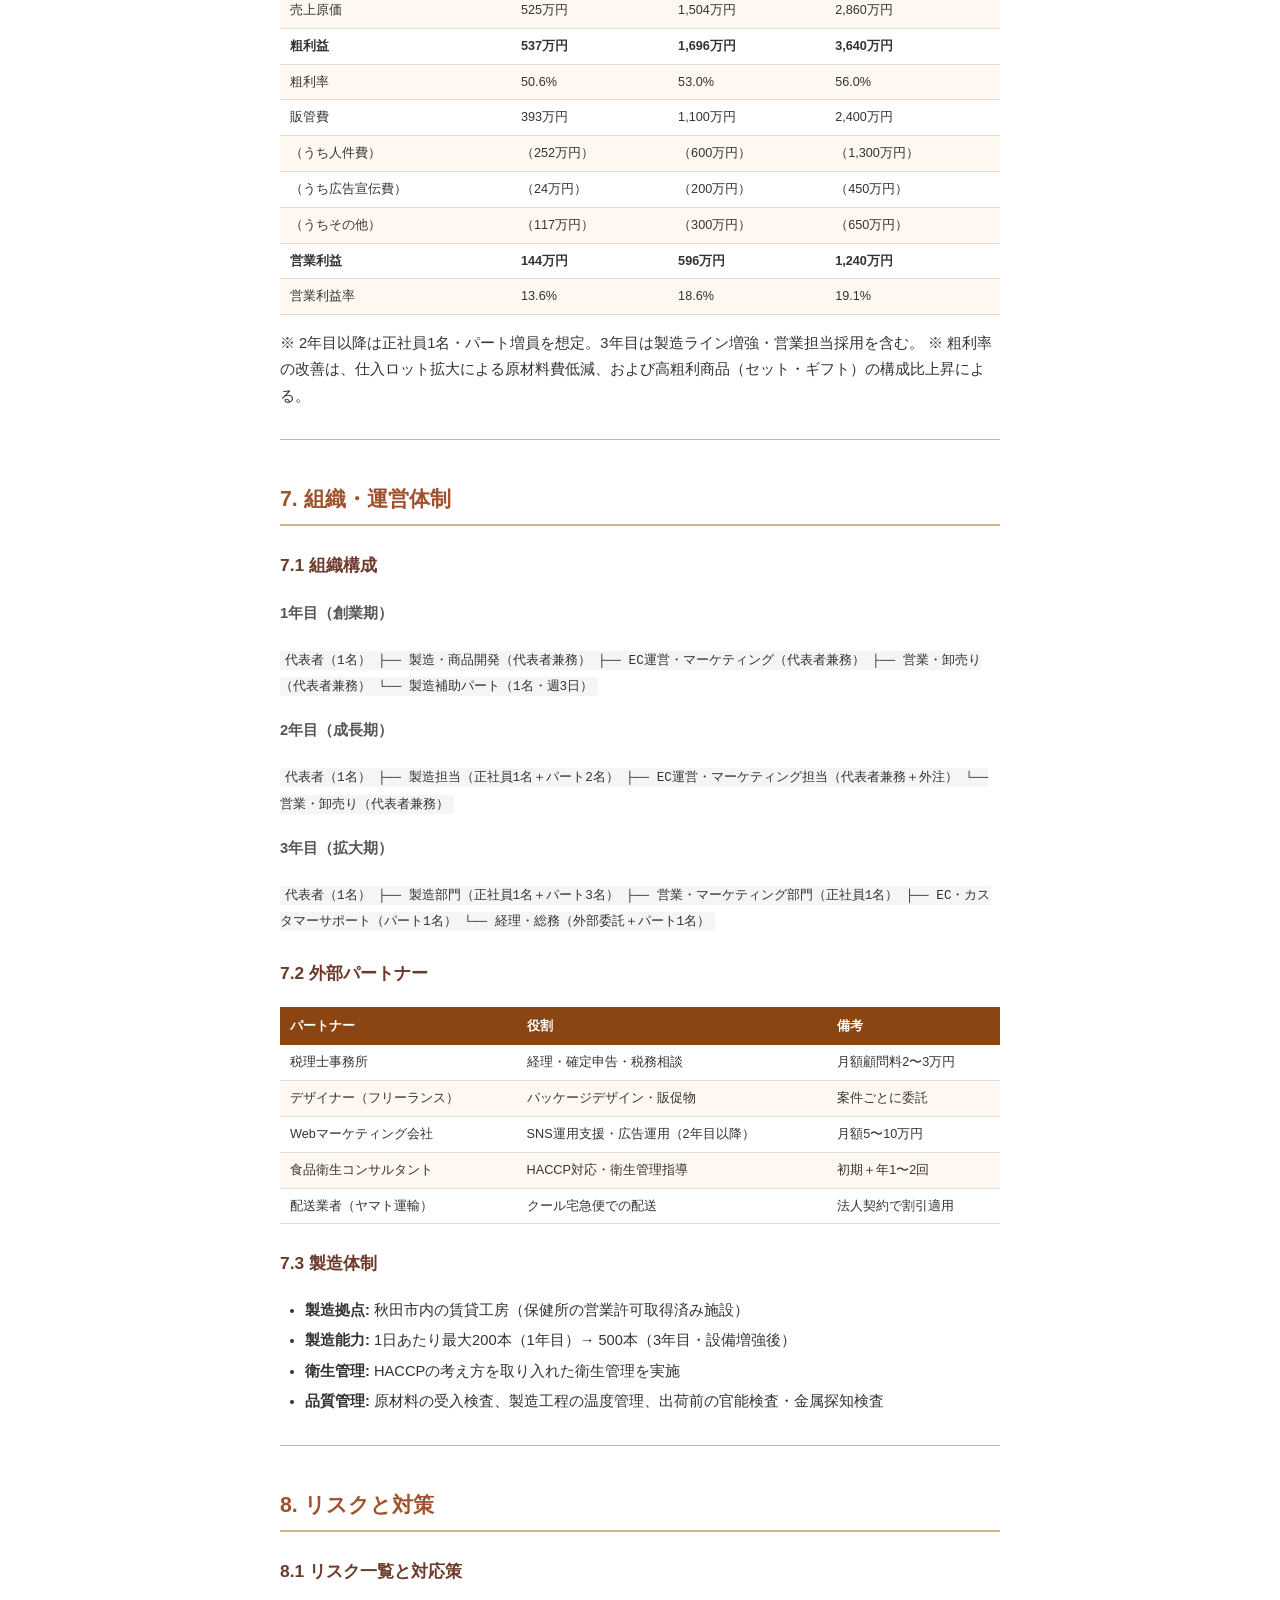
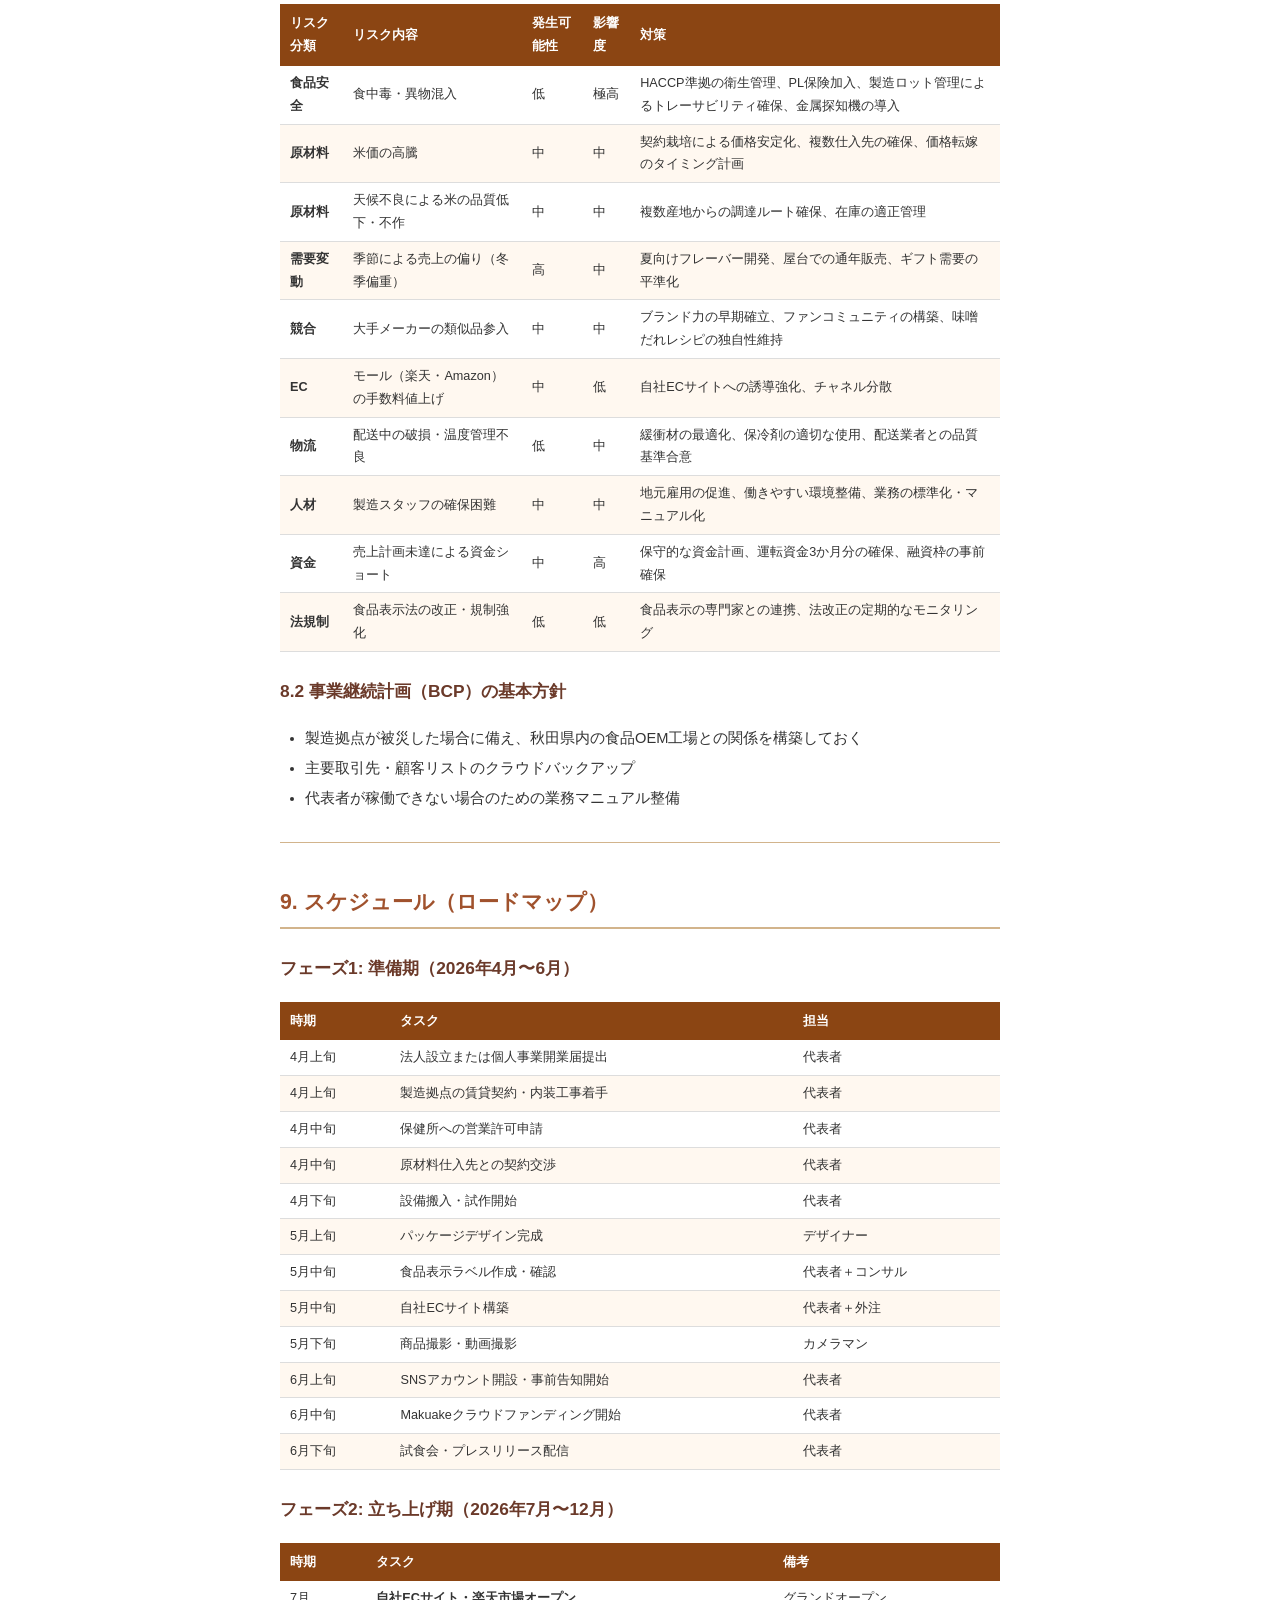
<file: 味噌たんぽ事業計画書.html>
<!DOCTYPE html>
<html lang="ja">
<head>
<meta charset="UTF-8">
<style>
@page { size: A4; margin: 25mm 20mm; }
body {
    font-family: "Hiragino Kaku Gothic ProN", "Hiragino Sans", sans-serif;
    font-size: 11pt; line-height: 1.8; color: #333; max-width: 720px; margin: 0 auto; padding: 20px;
}
h1 { font-size: 22pt; color: #8B4513; border-bottom: 3px solid #8B4513; padding-bottom: 10px; }
h2 { font-size: 16pt; color: #A0522D; border-bottom: 2px solid #D2B48C; padding-bottom: 6px; margin-top: 40px; }
h3 { font-size: 13pt; color: #6B3A2A; margin-top: 24px; }
h4 { font-size: 11pt; color: #555; margin-top: 18px; }
table { border-collapse: collapse; width: 100%; margin: 12px 0; font-size: 9.5pt; }
th { background-color: #8B4513; color: white; padding: 8px 10px; text-align: left; }
td { padding: 6px 10px; border-bottom: 1px solid #ddd; }
tr:nth-child(even) { background-color: #FFF8F0; }
blockquote { border-left: 4px solid #D2B48C; margin: 15px 0; padding: 10px 20px; background: #FFF8F0; font-style: italic; color: #6B3A2A; }
code { background: #f5f5f5; padding: 2px 5px; border-radius: 3px; font-size: 9.5pt; }
pre { background: #f5f5f5; padding: 15px; border-radius: 5px; font-size: 9pt; line-height: 1.6; white-space: pre-wrap; }
ul, ol { padding-left: 25px; }
li { margin-bottom: 4px; }
hr { border: none; border-top: 1px solid #D2B48C; margin: 30px 0; }
</style>
</head>
<body>
<h1 id="_1">味噌たんぽ事業計画書</h1>
<p><strong>作成日:</strong> 2026年3月12日
<strong>事業者名:</strong> 味噌たんぽ本舗（仮称）
<strong>所在地:</strong> 秋田県秋田市</p>
<hr />
<h2 id="_2">目次</h2>
<ol>
<li><a href="#1-エグゼクティブサマリー">エグゼクティブサマリー</a></li>
<li><a href="#2-商品概要">商品概要</a></li>
<li><a href="#3-市場分析">市場分析</a></li>
<li><a href="#4-販売戦略3チャネル">販売戦略（3チャネル）</a></li>
<li><a href="#5-マーケティング戦略">マーケティング戦略</a></li>
<li><a href="#6-収支計画">収支計画</a></li>
<li><a href="#7-組織運営体制">組織・運営体制</a></li>
<li><a href="#8-リスクと対策">リスクと対策</a></li>
<li><a href="#9-スケジュールロードマップ">スケジュール（ロードマップ）</a></li>
</ol>
<hr />
<h2 id="1">1. エグゼクティブサマリー</h2>
<h3 id="_3">事業概要</h3>
<p>「味噌たんぽ」は、秋田県の伝統的な郷土料理「きりたんぽ」に、厳選された味噌だれを組み合わせた新しいご当地グルメである。従来のきりたんぽ鍋とは異なり、味噌だれを塗って焼く「手軽さ」と「味噌の深い旨み」を最大の特徴とし、おやつ・おつまみ・ギフトなど幅広いシーンでの消費を狙う。</p>
<p>秋田県産あきたこまちを100%使用したきりたんぽに、秋田味噌をベースとした独自ブレンドの味噌だれを合わせることで、「秋田の味を丸ごと届ける」商品として展開する。</p>
<h3 id="_4">ビジョン</h3>
<blockquote>
<p>秋田の食文化を現代のライフスタイルに合わせて再発信し、全国の食卓に届ける。</p>
</blockquote>
<h3 id="_5">ミッション</h3>
<ul>
<li>秋田の良質な米と味噌の魅力を、手軽に楽しめる形で全国に届ける</li>
<li>地域の農家・味噌蔵との連携を通じて、地域経済の活性化に貢献する</li>
<li>伝統と革新を融合させた商品開発により、ご当地グルメの新しい可能性を切り拓く</li>
</ul>
<h3 id="_6">事業目標</h3>
<table>
<thead>
<tr>
<th>指標</th>
<th>1年目</th>
<th>2年目</th>
<th>3年目</th>
</tr>
</thead>
<tbody>
<tr>
<td>年間売上高</td>
<td>1,800万円</td>
<td>4,200万円</td>
<td>7,500万円</td>
</tr>
<tr>
<td>販売数量（本換算）</td>
<td>36,000本</td>
<td>72,000本</td>
<td>120,000本</td>
</tr>
<tr>
<td>営業利益率</td>
<td>▲5%</td>
<td>8%</td>
<td>15%</td>
</tr>
</tbody>
</table>
<hr />
<h2 id="2">2. 商品概要</h2>
<h3 id="21">2.1 味噌たんぽとは</h3>
<p>味噌たんぽは、秋田県の代表的な郷土料理「きりたんぽ」と「味噌だれ」を組み合わせた新感覚のご当地グルメである。</p>
<p><strong>きりたんぽ</strong>は、炊きたてのご飯を潰して杉の棒に巻きつけ、囲炉裏端で焼いた秋田の伝統食品である。通常は鍋料理として食されるが、味噌たんぽでは「味噌を塗って焼く」というシンプルな食べ方を提案する。</p>
<p>五平餅（中部地方）に近い食べ方だが、以下の点で差別化を図る。</p>
<table>
<thead>
<tr>
<th>比較項目</th>
<th>味噌たんぽ</th>
<th>五平餅</th>
</tr>
</thead>
<tbody>
<tr>
<td>米の形状</td>
<td>粒感を残した半殺し</td>
<td>完全にすり潰す</td>
</tr>
<tr>
<td>形状</td>
<td>棒状（持ちやすい）</td>
<td>平たい円形・わらじ型</td>
</tr>
<tr>
<td>味噌だれ</td>
<td>秋田味噌ベース・数種ブレンド</td>
<td>くるみ味噌・ごま味噌</td>
</tr>
<tr>
<td>食感</td>
<td>外はカリッと中はもちもち</td>
<td>全体的にもちもち</td>
</tr>
<tr>
<td>産地ブランド</td>
<td>秋田（きりたんぽ文化圏）</td>
<td>中部（岐阜・長野・愛知）</td>
</tr>
</tbody>
</table>
<h3 id="22">2.2 商品ラインナップ</h3>
<h4 id="_7">基本商品</h4>
<table>
<thead>
<tr>
<th>商品名</th>
<th>内容</th>
<th>価格（税込）</th>
<th>主な用途</th>
</tr>
</thead>
<tbody>
<tr>
<td>味噌たんぽ 2本入り</td>
<td>きりたんぽ2本＋味噌だれ1袋</td>
<td>580円</td>
<td>お試し・自家用</td>
</tr>
<tr>
<td>味噌たんぽ 5本入り</td>
<td>きりたんぽ5本＋味噌だれ2袋</td>
<td>1,280円</td>
<td>自家用・おすそ分け</td>
</tr>
<tr>
<td>味噌たんぽ 10本入り</td>
<td>きりたんぽ10本＋味噌だれ4袋</td>
<td>2,380円</td>
<td>ギフト・パーティー</td>
</tr>
</tbody>
</table>
<h4 id="_8">セット商品</h4>
<table>
<thead>
<tr>
<th>商品名</th>
<th>内容</th>
<th>価格（税込）</th>
<th>主な用途</th>
</tr>
</thead>
<tbody>
<tr>
<td>味噌たんぽ鍋セット（2〜3人前）</td>
<td>きりたんぽ6本＋味噌だれ＋鍋つゆ＋比内地鶏つくね＋野菜セット</td>
<td>3,480円</td>
<td>自家用・ギフト</td>
</tr>
<tr>
<td>味噌たんぽ鍋セット（4〜5人前）</td>
<td>きりたんぽ10本＋味噌だれ＋鍋つゆ＋比内地鶏つくね＋野菜セット</td>
<td>5,280円</td>
<td>ファミリー・ギフト</td>
</tr>
<tr>
<td>味噌たんぽ味比べセット</td>
<td>きりたんぽ6本＋味噌だれ3種（定番・辛味噌・柚子味噌）</td>
<td>2,180円</td>
<td>ギフト・お取り寄せ</td>
</tr>
<tr>
<td>秋田満喫ギフトセット</td>
<td>きりたんぽ6本＋味噌だれ2種＋いぶりがっこ＋比内地鶏スープ</td>
<td>4,500円</td>
<td>お中元・お歳暮</td>
</tr>
</tbody>
</table>
<h4 id="_9">屋台・イベント向け</h4>
<table>
<thead>
<tr>
<th>商品名</th>
<th>内容</th>
<th>価格（税込）</th>
</tr>
</thead>
<tbody>
<tr>
<td>焼き味噌たんぽ（1本）</td>
<td>その場で焼き上げ・味噌だれ塗り</td>
<td>350円</td>
</tr>
<tr>
<td>焼き味噌たんぽ（2本セット）</td>
<td>2本＋ドリンク割引券付き</td>
<td>600円</td>
</tr>
</tbody>
</table>
<h3 id="23">2.3 原材料</h3>
<table>
<thead>
<tr>
<th>原材料</th>
<th>仕入先</th>
<th>特徴</th>
</tr>
</thead>
<tbody>
<tr>
<td>あきたこまち（秋田県産）</td>
<td>地元農家との契約栽培</td>
<td>特別栽培米、粘りと甘みが強い</td>
</tr>
<tr>
<td>秋田味噌</td>
<td>秋田県内の味噌蔵（2〜3社）</td>
<td>米麹の割合が高く甘みとコクがある</td>
</tr>
<tr>
<td>砂糖（三温糖）</td>
<td>食品卸業者</td>
<td>たれのコク出し</td>
</tr>
<tr>
<td>みりん</td>
<td>食品卸業者</td>
<td>たれの照り・甘み</td>
</tr>
<tr>
<td>白ごま</td>
<td>食品卸業者</td>
<td>たれの風味・食感</td>
</tr>
<tr>
<td>一味唐辛子（辛味噌用）</td>
<td>秋田県産</td>
<td>辛味噌バリエーション</td>
</tr>
<tr>
<td>柚子皮（柚子味噌用）</td>
<td>国産</td>
<td>季節限定バリエーション</td>
</tr>
</tbody>
</table>
<h3 id="24">2.4 製造工程</h3>
<p>```
1. 精米・洗米
   あきたこまちを精米し、丁寧に洗米する</p>
<ol>
<li>
<p>炊飯
   業務用炊飯器で炊き上げ（水加減は通常よりやや少なめ）</p>
</li>
<li>
<p>半殺し（つぶし）
   炊きたてのご飯を木臼または専用機で粒感を残しながら潰す</p>
</li>
<li>
<p>成形
   杉の棒（または竹串）に巻きつけ、均一な太さに成形する（1本約120g）</p>
</li>
<li>
<p>焼成
   ガス火または炭火で表面をこんがりと焼き上げる（約5分）</p>
</li>
<li>
<p>冷却・棒抜き
   粗熱を取り、棒から外して個包装の準備</p>
</li>
<li>
<p>味噌だれ製造（別ライン）
   秋田味噌・砂糖・みりんを配合し、加熱撹拌してたれを仕上げる</p>
</li>
<li>
<p>包装
   きりたんぽは真空パックまたはガス置換包装
   味噌だれは小袋パック
   セット商品は化粧箱に詰め合わせ</p>
</li>
<li>
<p>検品・出荷
   金属探知機・目視検品を経て冷蔵便で出荷
```</p>
</li>
</ol>
<p><strong>賞味期限:</strong> 冷蔵14日間 / 冷凍90日間</p>
<hr />
<h2 id="3">3. 市場分析</h2>
<h3 id="31">3.1 ご当地グルメ・お取り寄せ市場の動向</h3>
<p>日本のお取り寄せグルメ市場は、コロナ禍以降も堅調に推移しており、2025年時点で約5,000億円規模と推定される。特に以下のトレンドが追い風となる。</p>
<ul>
<li><strong>巣ごもり需要の定着:</strong> 自宅で本格的なご当地グルメを楽しむ消費行動が定着</li>
<li><strong>EC利用率の上昇:</strong> 食品EC市場は年率8〜10%で成長を続けている</li>
<li><strong>ふるさと納税の拡大:</strong> 返礼品としての地方特産品需要が年々増加（2025年度寄付額約1兆円超）</li>
<li><strong>体験型消費の人気:</strong> 「自宅で焼いて食べる」という体験要素のある商品が支持を得やすい</li>
<li><strong>SNS映え需要:</strong> ビジュアルが特徴的な食品はSNSでの拡散が期待できる</li>
</ul>
<p>きりたんぽ市場単体では年間約30〜40億円規模と推定されるが、味噌だれとの組み合わせという新カテゴリにより、五平餅市場（年間約20億円）や味噌加工食品市場との重複領域を開拓できる。</p>
<h3 id="32">3.2 ターゲット顧客</h3>
<h4 id="_10">メインターゲット</h4>
<table>
<thead>
<tr>
<th>セグメント</th>
<th>年齢層</th>
<th>特徴</th>
<th>購買チャネル</th>
</tr>
</thead>
<tbody>
<tr>
<td>地方グルメ愛好家</td>
<td>30〜50代女性</td>
<td>お取り寄せ好き、SNSで情報収集</td>
<td>EC（楽天・自社サイト）</td>
</tr>
<tr>
<td>ギフト購入層</td>
<td>40〜60代</td>
<td>お中元・お歳暮・手土産ニーズ</td>
<td>EC・百貨店・アンテナショップ</td>
</tr>
<tr>
<td>秋田出身者・関係者</td>
<td>全年齢</td>
<td>故郷の味への愛着、帰省土産</td>
<td>EC・道の駅・空港</td>
</tr>
</tbody>
</table>
<h4 id="_11">サブターゲット</h4>
<table>
<thead>
<tr>
<th>セグメント</th>
<th>年齢層</th>
<th>特徴</th>
<th>購買チャネル</th>
</tr>
</thead>
<tbody>
<tr>
<td>イベント来場者</td>
<td>全年齢</td>
<td>フードフェス・物産展での衝動買い</td>
<td>屋台・イベント出店</td>
</tr>
<tr>
<td>飲食店オーナー</td>
<td>—</td>
<td>メニューの差別化、仕入れコスト重視</td>
<td>卸売り</td>
</tr>
<tr>
<td>外国人観光客</td>
<td>全年齢</td>
<td>日本の伝統的な食文化への関心</td>
<td>観光地店舗・道の駅</td>
</tr>
</tbody>
</table>
<h3 id="33">3.3 競合分析</h3>
<h4 id="_12">直接競合（きりたんぽメーカー）</h4>
<table>
<thead>
<tr>
<th>競合名</th>
<th>強み</th>
<th>弱み</th>
<th>当社との差別化ポイント</th>
</tr>
</thead>
<tbody>
<tr>
<td>秋田比内や（大館市）</td>
<td>知名度が高い、比内地鶏とのセット商品</td>
<td>鍋セット中心で単品訴求が弱い</td>
<td>味噌だれという新しい食べ方を提案</td>
</tr>
<tr>
<td>斎藤昭一商店（大館市）</td>
<td>老舗の信頼感、スーパー流通に強い</td>
<td>商品バリエーションが少ない</td>
<td>フレーバー展開・SNSマーケティング</td>
</tr>
<tr>
<td>秋田きりたんぽ屋</td>
<td>EC対応済み、ギフト包装が充実</td>
<td>価格帯が高め</td>
<td>手頃な単品商品で間口を広げる</td>
</tr>
</tbody>
</table>
<h4 id="_13">間接競合</h4>
<table>
<thead>
<tr>
<th>競合カテゴリ</th>
<th>代表的商品</th>
<th>当社との差別化ポイント</th>
</tr>
</thead>
<tbody>
<tr>
<td>五平餅</td>
<td>各社五平餅（中部地方）</td>
<td>秋田ブランド・棒状の食べやすさ・味噌だれの独自性</td>
</tr>
<tr>
<td>味噌おにぎり・焼きおにぎり</td>
<td>コンビニ・冷凍食品各社</td>
<td>手作り感・地域ストーリー・ギフト適性</td>
</tr>
<tr>
<td>米菓（せんべい等）</td>
<td>各社米菓</td>
<td>焼きたての食感・味噌だれの本格感</td>
</tr>
</tbody>
</table>
<h4 id="_14">競争優位性まとめ</h4>
<ol>
<li><strong>新カテゴリの創出:</strong> 「きりたんぽ × 味噌だれ」は市場に存在しない新しい組み合わせ</li>
<li><strong>手軽さ:</strong> 鍋料理ではなく、焼くだけで食べられる手軽さ</li>
<li><strong>ストーリー性:</strong> 秋田の米文化と味噌文化の融合という明確なストーリー</li>
<li><strong>バリエーション展開:</strong> 味噌だれのフレーバー変更で季節商品を容易に展開可能</li>
</ol>
<hr />
<h2 id="4-3">4. 販売戦略（3チャネル）</h2>
<h3 id="41-ec">4.1 EC通販</h3>
<p>ECを主力チャネルと位置づけ、売上全体の50%を目指す。</p>
<h4 id="ec">自社ECサイト</h4>
<ul>
<li><strong>プラットフォーム:</strong> Shopify（月額約5,000円〜）</li>
<li><strong>決済手段:</strong> クレジットカード、Amazon Pay、コンビニ払い、代引き</li>
<li><strong>配送:</strong> ヤマト運輸クール便（冷蔵・冷凍対応）</li>
<li><strong>送料:</strong> 全国一律1,000円（5,000円以上で送料無料）</li>
<li><strong>利益率:</strong> モール手数料がないため利益率が最も高い（粗利率55〜60%）</li>
</ul>
<h4 id="_15">楽天市場</h4>
<ul>
<li><strong>出店形態:</strong> がんばれ!プラン（月額25,000円）</li>
<li><strong>販売手数料:</strong> 約8〜10%</li>
<li><strong>狙い:</strong> 楽天ポイント経済圏のユーザーへのリーチ、楽天スーパーSALEでの認知拡大</li>
<li><strong>目標:</strong> 月商50〜100万円（2年目以降）</li>
</ul>
<h4 id="amazon">Amazon</h4>
<ul>
<li><strong>出店形態:</strong> 大口出品（月額4,900円）</li>
<li><strong>販売手数料:</strong> 約8〜15%</li>
<li><strong>狙い:</strong> 検索流入による新規顧客獲得、Prime対応による配送利便性</li>
<li><strong>目標:</strong> 月商30〜60万円（2年目以降）</li>
</ul>
<h4 id="ec_1">EC運営のポイント</h4>
<ul>
<li>購入者へのフォローメールでリピート促進（購入後7日・30日）</li>
<li>定期便コース（月1回・隔月）を設定し、LTV向上を図る</li>
<li>レビュー促進施策（レビュー投稿でクーポン進呈）</li>
</ul>
<h3 id="42">4.2 実店舗・屋台</h3>
<p>売上全体の30%を目標とする。</p>
<h4 id="_16">イベント出店</h4>
<table>
<thead>
<tr>
<th>出店先</th>
<th>頻度</th>
<th>想定売上/回</th>
<th>備考</th>
</tr>
</thead>
<tbody>
<tr>
<td>フードフェスティバル</td>
<td>月1〜2回</td>
<td>8〜15万円</td>
<td>東北・関東エリア中心</td>
</tr>
<tr>
<td>物産展（百貨店催事）</td>
<td>年4〜6回</td>
<td>30〜50万円/回</td>
<td>首都圏百貨店を重点的に狙う</td>
</tr>
<tr>
<td>地域イベント・祭り</td>
<td>年6〜10回</td>
<td>5〜10万円/回</td>
<td>地元秋田での認知向上</td>
</tr>
</tbody>
</table>
<h4 id="_17">常設販売拠点</h4>
<table>
<thead>
<tr>
<th>販売先</th>
<th>形態</th>
<th>備考</th>
</tr>
</thead>
<tbody>
<tr>
<td>道の駅（秋田県内5〜10か所）</td>
<td>委託販売（手数料15〜20%）</td>
<td>観光客・ドライブ客への訴求</td>
</tr>
<tr>
<td>秋田空港売店</td>
<td>委託販売</td>
<td>帰省客・ビジネス客の土産需要</td>
</tr>
<tr>
<td>秋田県アンテナショップ（東京・有楽町「あきた美彩館」）</td>
<td>委託販売</td>
<td>首都圏での認知拡大</td>
</tr>
<tr>
<td>自社屋台（将来構想）</td>
<td>直営</td>
<td>JR秋田駅前またはショッピングモール内</td>
</tr>
</tbody>
</table>
<h3 id="43">4.3 卸売り</h3>
<p>売上全体の20%を目標とする。</p>
<h4 id="_18">スーパーマーケット向け</h4>
<ul>
<li><strong>ターゲット:</strong> 秋田県内のスーパー → 東北圏 → 首都圏（成城石井・紀ノ国屋等の高質スーパー）</li>
<li><strong>取引条件:</strong> 卸値は小売価格の55〜60%、支払いサイト月末締め翌月末払い</li>
<li><strong>最低ロット:</strong> 50個〜</li>
<li><strong>包装:</strong> PB対応は行わず、自社ブランドを維持</li>
</ul>
<h4 id="_19">飲食店向け</h4>
<ul>
<li><strong>ターゲット:</strong> 居酒屋・郷土料理店・旅館</li>
<li><strong>提案メニュー:</strong> 焼き味噌たんぽ（おつまみメニュー）、味噌たんぽ鍋（冬季メニュー）</li>
<li><strong>取引条件:</strong> 卸値は小売価格の50%、業務用サイズ（20本入り・味噌だれ1kgパック等）</li>
</ul>
<hr />
<h2 id="5">5. マーケティング戦略</h2>
<h3 id="51-sns">5.1 SNSマーケティング</h3>
<h4 id="instagram">Instagram</h4>
<ul>
<li><strong>投稿頻度:</strong> 週4〜5回</li>
<li><strong>コンテンツ:</strong> 商品写真、調理動画（リール）、お客様の食レポリポスト、製造風景、秋田の風景</li>
<li><strong>目標フォロワー:</strong> 1年目3,000人 → 2年目10,000人 → 3年目30,000人</li>
<li><strong>施策:</strong></li>
<li>ハッシュタグ戦略（#味噌たんぽ #秋田グルメ #お取り寄せグルメ #ご当地グルメ）</li>
<li>インフルエンサー（フォロワー1〜5万人のマイクロインフルエンサー）への商品提供（月2〜3名）</li>
<li>UGC（ユーザー生成コンテンツ）キャンペーン（投稿でプレゼント抽選）</li>
</ul>
<h4 id="tiktok">TikTok</h4>
<ul>
<li><strong>投稿頻度:</strong> 週3〜4回</li>
<li><strong>コンテンツ:</strong> 焼き上がりのASMR動画、味噌だれトロッと動画、食べ比べ動画、製造工程の裏側</li>
<li><strong>目標フォロワー:</strong> 1年目5,000人 → 2年目20,000人</li>
<li><strong>狙い:</strong> 20〜30代への認知拡大、バズによる爆発的な認知獲得</li>
</ul>
<h4 id="xtwitter">X（旧Twitter）</h4>
<ul>
<li><strong>投稿頻度:</strong> 毎日1〜2回</li>
<li><strong>コンテンツ:</strong> 新商品情報、イベント出店告知、日常的な発信（秋田の天気・食文化豆知識）</li>
<li><strong>狙い:</strong> リアルタイム性を活かした情報発信、ファンとのコミュニケーション</li>
</ul>
<h3 id="52">5.2 ふるさと納税返礼品</h3>
<ul>
<li><strong>登録先:</strong> 秋田市・大館市・横手市など</li>
<li><strong>掲載ポータル:</strong> ふるさとチョイス、さとふる、楽天ふるさと納税</li>
<li><strong>返礼品構成:</strong></li>
</ul>
<table>
<thead>
<tr>
<th>寄付額</th>
<th>返礼品内容</th>
<th>返礼品率</th>
</tr>
</thead>
<tbody>
<tr>
<td>5,000円</td>
<td>味噌たんぽ5本入り＋味噌だれ</td>
<td>30%</td>
</tr>
<tr>
<td>10,000円</td>
<td>味噌たんぽ味比べセット＋いぶりがっこ</td>
<td>30%</td>
</tr>
<tr>
<td>15,000円</td>
<td>味噌たんぽ鍋セット（2〜3人前）</td>
<td>30%</td>
</tr>
<tr>
<td>30,000円</td>
<td>秋田満喫ギフトセット×2</td>
<td>30%</td>
</tr>
</tbody>
</table>
<ul>
<li><strong>目標:</strong> 年間200〜500件の寄付獲得（2年目以降）</li>
<li><strong>効果:</strong> 売上貢献に加え、全国への認知拡大・リピーター獲得の入口</li>
</ul>
<h3 id="53">5.3 季節限定フレーバー展開</h3>
<table>
<thead>
<tr>
<th>季節</th>
<th>限定フレーバー</th>
<th>販売期間</th>
<th>コンセプト</th>
</tr>
</thead>
<tbody>
<tr>
<td>春（3〜5月）</td>
<td>山椒味噌たんぽ</td>
<td>3月〜5月</td>
<td>春の芽吹きを感じるピリッとした刺激</td>
</tr>
<tr>
<td>夏（6〜8月）</td>
<td>青唐辛子味噌たんぽ</td>
<td>6月〜8月</td>
<td>暑い夏にビールと合う辛味噌</td>
</tr>
<tr>
<td>秋（9〜11月）</td>
<td>くるみ味噌たんぽ</td>
<td>9月〜11月</td>
<td>秋の実りをたっぷりのくるみで表現</td>
</tr>
<tr>
<td>冬（12〜2月）</td>
<td>ゆず味噌たんぽ</td>
<td>12月〜2月</td>
<td>鍋シーズンに合わせた柚子の爽やかさ</td>
</tr>
</tbody>
</table>
<h3 id="54">5.4 その他のマーケティング施策</h3>
<ul>
<li><strong>PR・メディア露出:</strong> 地元メディア（秋田魁新報、ABS秋田放送）へのプレスリリース、全国メディア（マツコの知らない世界等）への売り込み</li>
<li><strong>コラボレーション:</strong> 秋田の酒蔵との日本酒×味噌たんぽセット、地元カフェとのコラボメニュー</li>
<li><strong>試食販売:</strong> スーパー店頭での試食販売（月2〜4回）</li>
<li><strong>Googleビジネスプロフィール:</strong> 実店舗・工房の情報を登録し、ローカルSEOを強化</li>
</ul>
<hr />
<h2 id="6">6. 収支計画</h2>
<h3 id="61">6.1 初期投資</h3>
<table>
<thead>
<tr>
<th>項目</th>
<th>金額</th>
<th>備考</th>
</tr>
</thead>
<tbody>
<tr>
<td><strong>設備投資</strong></td>
<td></td>
<td></td>
</tr>
<tr>
<td>業務用炊飯器（5升炊き×2台）</td>
<td>40万円</td>
<td></td>
</tr>
<tr>
<td>餅つき機（業務用）</td>
<td>25万円</td>
<td>半殺し工程用</td>
</tr>
<tr>
<td>ガス焼台（業務用）</td>
<td>30万円</td>
<td></td>
</tr>
<tr>
<td>真空包装機</td>
<td>35万円</td>
<td></td>
</tr>
<tr>
<td>冷蔵庫（業務用プレハブ）</td>
<td>80万円</td>
<td></td>
</tr>
<tr>
<td>冷凍庫（業務用プレハブ）</td>
<td>60万円</td>
<td></td>
</tr>
<tr>
<td>金属探知機</td>
<td>45万円</td>
<td></td>
</tr>
<tr>
<td>調理台・シンク等</td>
<td>30万円</td>
<td></td>
</tr>
<tr>
<td><strong>小計（設備）</strong></td>
<td><strong>345万円</strong></td>
<td></td>
</tr>
<tr>
<td></td>
<td></td>
<td></td>
</tr>
<tr>
<td><strong>包装・資材</strong></td>
<td></td>
<td></td>
</tr>
<tr>
<td>パッケージデザイン費</td>
<td>40万円</td>
<td>デザイナー委託</td>
</tr>
<tr>
<td>初回包装資材（真空袋・化粧箱・たれ小袋等）</td>
<td>30万円</td>
<td></td>
</tr>
<tr>
<td>屋台用備品（テント・のぼり・看板等）</td>
<td>25万円</td>
<td></td>
</tr>
<tr>
<td><strong>小計（包装・資材）</strong></td>
<td><strong>95万円</strong></td>
<td></td>
</tr>
<tr>
<td></td>
<td></td>
<td></td>
</tr>
<tr>
<td><strong>EC・IT関連</strong></td>
<td></td>
<td></td>
</tr>
<tr>
<td>自社ECサイト構築（Shopify＋カスタマイズ）</td>
<td>30万円</td>
<td></td>
</tr>
<tr>
<td>商品撮影・動画制作</td>
<td>25万円</td>
<td>プロカメラマン委託</td>
</tr>
<tr>
<td>楽天市場出店初期費用</td>
<td>10万円</td>
<td></td>
</tr>
<tr>
<td>Amazon出店初期費用</td>
<td>5万円</td>
<td></td>
</tr>
<tr>
<td><strong>小計（EC・IT）</strong></td>
<td><strong>70万円</strong></td>
<td></td>
</tr>
<tr>
<td></td>
<td></td>
<td></td>
</tr>
<tr>
<td><strong>許認可・その他</strong></td>
<td></td>
<td></td>
</tr>
<tr>
<td>食品衛生法関連（営業許可取得）</td>
<td>5万円</td>
<td></td>
</tr>
<tr>
<td>食品表示ラベル作成</td>
<td>5万円</td>
<td></td>
</tr>
<tr>
<td>保健所対応の内装工事</td>
<td>50万円</td>
<td></td>
</tr>
<tr>
<td>PL保険加入</td>
<td>5万円/年</td>
<td></td>
</tr>
<tr>
<td>運転資金（3か月分）</td>
<td>150万円</td>
<td></td>
</tr>
<tr>
<td><strong>小計（その他）</strong></td>
<td><strong>215万円</strong></td>
<td></td>
</tr>
<tr>
<td></td>
<td></td>
<td></td>
</tr>
<tr>
<td><strong>初期投資合計</strong></td>
<td><strong>725万円</strong></td>
<td></td>
</tr>
</tbody>
</table>
<p><strong>資金調達計画:</strong></p>
<table>
<thead>
<tr>
<th>調達方法</th>
<th>金額</th>
<th>備考</th>
</tr>
</thead>
<tbody>
<tr>
<td>自己資金</td>
<td>300万円</td>
<td></td>
</tr>
<tr>
<td>日本政策金融公庫（新創業融資制度）</td>
<td>300万円</td>
<td>無担保・無保証人、利率約2%</td>
</tr>
<tr>
<td>秋田県創業支援補助金</td>
<td>100万円</td>
<td>採択を目指す</td>
</tr>
<tr>
<td>その他（クラウドファンディング等）</td>
<td>25万円</td>
<td>Makuakeでの先行販売</td>
</tr>
<tr>
<td><strong>合計</strong></td>
<td><strong>725万円</strong></td>
<td></td>
</tr>
</tbody>
</table>
<h3 id="62">6.2 原価計算・販売価格設定</h3>
<h4 id="1_1">きりたんぽ1本あたりの原価</h4>
<table>
<thead>
<tr>
<th>原材料</th>
<th>使用量</th>
<th>単価</th>
<th>原価</th>
</tr>
</thead>
<tbody>
<tr>
<td>あきたこまち</td>
<td>150g（炊飯前）</td>
<td>500円/kg</td>
<td>75円</td>
</tr>
<tr>
<td>杉串（または竹串）</td>
<td>1本</td>
<td>10円/本</td>
<td>10円</td>
</tr>
<tr>
<td>味噌だれ（味噌・砂糖・みりん等）</td>
<td>30g</td>
<td>800円/kg</td>
<td>24円</td>
</tr>
<tr>
<td>真空包装資材</td>
<td>1枚</td>
<td>15円/枚</td>
<td>15円</td>
</tr>
<tr>
<td>たれ小袋</td>
<td>1袋</td>
<td>8円/袋</td>
<td>8円</td>
</tr>
<tr>
<td>食品表示ラベル</td>
<td>1枚</td>
<td>3円/枚</td>
<td>3円</td>
</tr>
<tr>
<td><strong>原材料費 小計</strong></td>
<td></td>
<td></td>
<td><strong>135円/本</strong></td>
</tr>
</tbody>
</table>
<h4 id="_20">主要商品の原価率</h4>
<table>
<thead>
<tr>
<th>商品名</th>
<th>販売価格（税込）</th>
<th>原材料費</th>
<th>包装・化粧箱</th>
<th>原価合計</th>
<th>原価率</th>
</tr>
</thead>
<tbody>
<tr>
<td>2本入り</td>
<td>580円</td>
<td>270円</td>
<td>40円</td>
<td>310円</td>
<td>53.4%</td>
</tr>
<tr>
<td>5本入り</td>
<td>1,280円</td>
<td>675円</td>
<td>80円</td>
<td>755円</td>
<td>59.0%</td>
</tr>
<tr>
<td>10本入り</td>
<td>2,380円</td>
<td>1,350円</td>
<td>120円</td>
<td>1,470円</td>
<td>61.8%</td>
</tr>
<tr>
<td>味比べセット</td>
<td>2,180円</td>
<td>900円</td>
<td>150円</td>
<td>1,050円</td>
<td>48.2%</td>
</tr>
<tr>
<td>鍋セット（2〜3人前）</td>
<td>3,480円</td>
<td>1,400円</td>
<td>200円</td>
<td>1,600円</td>
<td>46.0%</td>
</tr>
<tr>
<td>焼き味噌たんぽ（屋台1本）</td>
<td>350円</td>
<td>100円</td>
<td>20円</td>
<td>120円</td>
<td>34.3%</td>
</tr>
</tbody>
</table>
<p>※ ECの場合は配送料（1件あたり約600〜800円）を別途考慮する必要がある</p>
<h3 id="63">6.3 月次売上目標・損益分岐点</h3>
<h4 id="1_2">1年目 月次損益計画</h4>
<table>
<thead>
<tr>
<th>月</th>
<th>EC売上</th>
<th>屋台・実店舗売上</th>
<th>卸売上</th>
<th>売上合計</th>
<th>原価</th>
<th>粗利</th>
<th>販管費</th>
<th>営業利益</th>
</tr>
</thead>
<tbody>
<tr>
<td>4月（開業月）</td>
<td>10万</td>
<td>15万</td>
<td>0万</td>
<td>25万</td>
<td>13万</td>
<td>12万</td>
<td>30万</td>
<td>▲18万</td>
</tr>
<tr>
<td>5月</td>
<td>15万</td>
<td>20万</td>
<td>5万</td>
<td>40万</td>
<td>20万</td>
<td>20万</td>
<td>30万</td>
<td>▲10万</td>
</tr>
<tr>
<td>6月</td>
<td>20万</td>
<td>15万</td>
<td>8万</td>
<td>43万</td>
<td>22万</td>
<td>21万</td>
<td>30万</td>
<td>▲9万</td>
</tr>
<tr>
<td>7月</td>
<td>25万</td>
<td>25万</td>
<td>10万</td>
<td>60万</td>
<td>30万</td>
<td>30万</td>
<td>32万</td>
<td>▲2万</td>
</tr>
<tr>
<td>8月</td>
<td>40万</td>
<td>35万</td>
<td>12万</td>
<td>87万</td>
<td>43万</td>
<td>44万</td>
<td>32万</td>
<td>12万</td>
</tr>
<tr>
<td>9月</td>
<td>35万</td>
<td>20万</td>
<td>12万</td>
<td>67万</td>
<td>34万</td>
<td>33万</td>
<td>32万</td>
<td>1万</td>
</tr>
<tr>
<td>10月</td>
<td>50万</td>
<td>30万</td>
<td>15万</td>
<td>95万</td>
<td>47万</td>
<td>48万</td>
<td>33万</td>
<td>15万</td>
</tr>
<tr>
<td>11月</td>
<td>70万</td>
<td>40万</td>
<td>20万</td>
<td>130万</td>
<td>64万</td>
<td>66万</td>
<td>35万</td>
<td>31万</td>
</tr>
<tr>
<td>12月</td>
<td>120万</td>
<td>50万</td>
<td>30万</td>
<td>200万</td>
<td>96万</td>
<td>104万</td>
<td>38万</td>
<td>66万</td>
</tr>
<tr>
<td>1月</td>
<td>80万</td>
<td>25万</td>
<td>20万</td>
<td>125万</td>
<td>62万</td>
<td>63万</td>
<td>35万</td>
<td>28万</td>
</tr>
<tr>
<td>2月</td>
<td>60万</td>
<td>20万</td>
<td>15万</td>
<td>95万</td>
<td>47万</td>
<td>48万</td>
<td>33万</td>
<td>15万</td>
</tr>
<tr>
<td>3月</td>
<td>55万</td>
<td>25万</td>
<td>15万</td>
<td>95万</td>
<td>47万</td>
<td>48万</td>
<td>33万</td>
<td>15万</td>
</tr>
<tr>
<td><strong>年間合計</strong></td>
<td><strong>580万</strong></td>
<td><strong>320万</strong></td>
<td><strong>162万</strong></td>
<td><strong>1,062万</strong></td>
<td><strong>525万</strong></td>
<td><strong>537万</strong></td>
<td><strong>393万</strong></td>
<td><strong>144万</strong></td>
</tr>
</tbody>
</table>
<p>※ 1年目は開業準備期間を考慮し、控えめな計画とする。年間売上目標は当初計画の1,800万円に対し保守的な1,062万円で試算。販売体制の確立に注力し、2年目以降の成長につなげる。</p>
<h4 id="_21">販管費の内訳（月平均）</h4>
<table>
<thead>
<tr>
<th>項目</th>
<th>月額</th>
<th>備考</th>
</tr>
</thead>
<tbody>
<tr>
<td>人件費（代表者報酬）</td>
<td>15万円</td>
<td>1年目は最低限に抑制</td>
</tr>
<tr>
<td>パート人件費</td>
<td>6万円</td>
<td>製造補助（週3日×4時間）</td>
</tr>
<tr>
<td>家賃（製造拠点）</td>
<td>3万円</td>
<td>秋田市内の小規模工房</td>
</tr>
<tr>
<td>水道光熱費</td>
<td>2万円</td>
<td></td>
</tr>
<tr>
<td>EC関連費用（月額利用料・手数料）</td>
<td>3万円</td>
<td>Shopify＋楽天＋Amazon</td>
</tr>
<tr>
<td>広告宣伝費</td>
<td>2万円</td>
<td>SNS広告・インフルエンサー費用</td>
</tr>
<tr>
<td>配送関連費用</td>
<td>1万円</td>
<td>梱包資材等（送料は売上原価に含む）</td>
</tr>
<tr>
<td>通信費・雑費</td>
<td>1万円</td>
<td></td>
</tr>
<tr>
<td><strong>月額合計</strong></td>
<td><strong>33万円</strong></td>
<td></td>
</tr>
</tbody>
</table>
<h4 id="_22">損益分岐点</h4>
<p>```
月間固定費: 33万円
平均粗利率: 50.5%（チャネルミックスによる加重平均）</p>
<p>損益分岐点売上 = 固定費 ÷ 粗利率
                = 33万円 ÷ 0.505
                = 約65.3万円/月</p>
<p>→ 月間約65万円の売上で損益分岐点に到達
→ きりたんぽ換算で約540本/月（5本入り×108セット相当）
```</p>
<h4 id="3_1">3年間の損益推移</h4>
<table>
<thead>
<tr>
<th>項目</th>
<th>1年目</th>
<th>2年目</th>
<th>3年目</th>
</tr>
</thead>
<tbody>
<tr>
<td>売上高</td>
<td>1,062万円</td>
<td>3,200万円</td>
<td>6,500万円</td>
</tr>
<tr>
<td>売上原価</td>
<td>525万円</td>
<td>1,504万円</td>
<td>2,860万円</td>
</tr>
<tr>
<td><strong>粗利益</strong></td>
<td><strong>537万円</strong></td>
<td><strong>1,696万円</strong></td>
<td><strong>3,640万円</strong></td>
</tr>
<tr>
<td>粗利率</td>
<td>50.6%</td>
<td>53.0%</td>
<td>56.0%</td>
</tr>
<tr>
<td>販管費</td>
<td>393万円</td>
<td>1,100万円</td>
<td>2,400万円</td>
</tr>
<tr>
<td>（うち人件費）</td>
<td>（252万円）</td>
<td>（600万円）</td>
<td>（1,300万円）</td>
</tr>
<tr>
<td>（うち広告宣伝費）</td>
<td>（24万円）</td>
<td>（200万円）</td>
<td>（450万円）</td>
</tr>
<tr>
<td>（うちその他）</td>
<td>（117万円）</td>
<td>（300万円）</td>
<td>（650万円）</td>
</tr>
<tr>
<td><strong>営業利益</strong></td>
<td><strong>144万円</strong></td>
<td><strong>596万円</strong></td>
<td><strong>1,240万円</strong></td>
</tr>
<tr>
<td>営業利益率</td>
<td>13.6%</td>
<td>18.6%</td>
<td>19.1%</td>
</tr>
</tbody>
</table>
<p>※ 2年目以降は正社員1名・パート増員を想定。3年目は製造ライン増強・営業担当採用を含む。
※ 粗利率の改善は、仕入ロット拡大による原材料費低減、および高粗利商品（セット・ギフト）の構成比上昇による。</p>
<hr />
<h2 id="7">7. 組織・運営体制</h2>
<h3 id="71">7.1 組織構成</h3>
<h4 id="1_3">1年目（創業期）</h4>
<p><code>代表者（1名）
├── 製造・商品開発（代表者兼務）
├── EC運営・マーケティング（代表者兼務）
├── 営業・卸売り（代表者兼務）
└── 製造補助パート（1名・週3日）</code></p>
<h4 id="2_1">2年目（成長期）</h4>
<p><code>代表者（1名）
├── 製造担当（正社員1名＋パート2名）
├── EC運営・マーケティング担当（代表者兼務＋外注）
└── 営業・卸売り（代表者兼務）</code></p>
<h4 id="3_2">3年目（拡大期）</h4>
<p><code>代表者（1名）
├── 製造部門（正社員1名＋パート3名）
├── 営業・マーケティング部門（正社員1名）
├── EC・カスタマーサポート（パート1名）
└── 経理・総務（外部委託＋パート1名）</code></p>
<h3 id="72">7.2 外部パートナー</h3>
<table>
<thead>
<tr>
<th>パートナー</th>
<th>役割</th>
<th>備考</th>
</tr>
</thead>
<tbody>
<tr>
<td>税理士事務所</td>
<td>経理・確定申告・税務相談</td>
<td>月額顧問料2〜3万円</td>
</tr>
<tr>
<td>デザイナー（フリーランス）</td>
<td>パッケージデザイン・販促物</td>
<td>案件ごとに委託</td>
</tr>
<tr>
<td>Webマーケティング会社</td>
<td>SNS運用支援・広告運用（2年目以降）</td>
<td>月額5〜10万円</td>
</tr>
<tr>
<td>食品衛生コンサルタント</td>
<td>HACCP対応・衛生管理指導</td>
<td>初期＋年1〜2回</td>
</tr>
<tr>
<td>配送業者（ヤマト運輸）</td>
<td>クール宅急便での配送</td>
<td>法人契約で割引適用</td>
</tr>
</tbody>
</table>
<h3 id="73">7.3 製造体制</h3>
<ul>
<li><strong>製造拠点:</strong> 秋田市内の賃貸工房（保健所の営業許可取得済み施設）</li>
<li><strong>製造能力:</strong> 1日あたり最大200本（1年目）→ 500本（3年目・設備増強後）</li>
<li><strong>衛生管理:</strong> HACCPの考え方を取り入れた衛生管理を実施</li>
<li><strong>品質管理:</strong> 原材料の受入検査、製造工程の温度管理、出荷前の官能検査・金属探知検査</li>
</ul>
<hr />
<h2 id="8">8. リスクと対策</h2>
<h3 id="81">8.1 リスク一覧と対応策</h3>
<table>
<thead>
<tr>
<th>リスク分類</th>
<th>リスク内容</th>
<th>発生可能性</th>
<th>影響度</th>
<th>対策</th>
</tr>
</thead>
<tbody>
<tr>
<td><strong>食品安全</strong></td>
<td>食中毒・異物混入</td>
<td>低</td>
<td>極高</td>
<td>HACCP準拠の衛生管理、PL保険加入、製造ロット管理によるトレーサビリティ確保、金属探知機の導入</td>
</tr>
<tr>
<td><strong>原材料</strong></td>
<td>米価の高騰</td>
<td>中</td>
<td>中</td>
<td>契約栽培による価格安定化、複数仕入先の確保、価格転嫁のタイミング計画</td>
</tr>
<tr>
<td><strong>原材料</strong></td>
<td>天候不良による米の品質低下・不作</td>
<td>中</td>
<td>中</td>
<td>複数産地からの調達ルート確保、在庫の適正管理</td>
</tr>
<tr>
<td><strong>需要変動</strong></td>
<td>季節による売上の偏り（冬季偏重）</td>
<td>高</td>
<td>中</td>
<td>夏向けフレーバー開発、屋台での通年販売、ギフト需要の平準化</td>
</tr>
<tr>
<td><strong>競合</strong></td>
<td>大手メーカーの類似品参入</td>
<td>中</td>
<td>中</td>
<td>ブランド力の早期確立、ファンコミュニティの構築、味噌だれレシピの独自性維持</td>
</tr>
<tr>
<td><strong>EC</strong></td>
<td>モール（楽天・Amazon）の手数料値上げ</td>
<td>中</td>
<td>低</td>
<td>自社ECサイトへの誘導強化、チャネル分散</td>
</tr>
<tr>
<td><strong>物流</strong></td>
<td>配送中の破損・温度管理不良</td>
<td>低</td>
<td>中</td>
<td>緩衝材の最適化、保冷剤の適切な使用、配送業者との品質基準合意</td>
</tr>
<tr>
<td><strong>人材</strong></td>
<td>製造スタッフの確保困難</td>
<td>中</td>
<td>中</td>
<td>地元雇用の促進、働きやすい環境整備、業務の標準化・マニュアル化</td>
</tr>
<tr>
<td><strong>資金</strong></td>
<td>売上計画未達による資金ショート</td>
<td>中</td>
<td>高</td>
<td>保守的な資金計画、運転資金3か月分の確保、融資枠の事前確保</td>
</tr>
<tr>
<td><strong>法規制</strong></td>
<td>食品表示法の改正・規制強化</td>
<td>低</td>
<td>低</td>
<td>食品表示の専門家との連携、法改正の定期的なモニタリング</td>
</tr>
</tbody>
</table>
<h3 id="82-bcp">8.2 事業継続計画（BCP）の基本方針</h3>
<ul>
<li>製造拠点が被災した場合に備え、秋田県内の食品OEM工場との関係を構築しておく</li>
<li>主要取引先・顧客リストのクラウドバックアップ</li>
<li>代表者が稼働できない場合のための業務マニュアル整備</li>
</ul>
<hr />
<h2 id="9">9. スケジュール（ロードマップ）</h2>
<h3 id="1-202646">フェーズ1: 準備期（2026年4月〜6月）</h3>
<table>
<thead>
<tr>
<th>時期</th>
<th>タスク</th>
<th>担当</th>
</tr>
</thead>
<tbody>
<tr>
<td>4月上旬</td>
<td>法人設立または個人事業開業届提出</td>
<td>代表者</td>
</tr>
<tr>
<td>4月上旬</td>
<td>製造拠点の賃貸契約・内装工事着手</td>
<td>代表者</td>
</tr>
<tr>
<td>4月中旬</td>
<td>保健所への営業許可申請</td>
<td>代表者</td>
</tr>
<tr>
<td>4月中旬</td>
<td>原材料仕入先との契約交渉</td>
<td>代表者</td>
</tr>
<tr>
<td>4月下旬</td>
<td>設備搬入・試作開始</td>
<td>代表者</td>
</tr>
<tr>
<td>5月上旬</td>
<td>パッケージデザイン完成</td>
<td>デザイナー</td>
</tr>
<tr>
<td>5月中旬</td>
<td>食品表示ラベル作成・確認</td>
<td>代表者＋コンサル</td>
</tr>
<tr>
<td>5月中旬</td>
<td>自社ECサイト構築</td>
<td>代表者＋外注</td>
</tr>
<tr>
<td>5月下旬</td>
<td>商品撮影・動画撮影</td>
<td>カメラマン</td>
</tr>
<tr>
<td>6月上旬</td>
<td>SNSアカウント開設・事前告知開始</td>
<td>代表者</td>
</tr>
<tr>
<td>6月中旬</td>
<td>Makuakeクラウドファンディング開始</td>
<td>代表者</td>
</tr>
<tr>
<td>6月下旬</td>
<td>試食会・プレスリリース配信</td>
<td>代表者</td>
</tr>
</tbody>
</table>
<h3 id="2-2026712">フェーズ2: 立ち上げ期（2026年7月〜12月）</h3>
<table>
<thead>
<tr>
<th>時期</th>
<th>タスク</th>
<th>備考</th>
</tr>
</thead>
<tbody>
<tr>
<td>7月</td>
<td><strong>自社ECサイト・楽天市場オープン</strong></td>
<td>グランドオープン</td>
</tr>
<tr>
<td>7月</td>
<td>夏祭り・フードフェス初出店</td>
<td>秋田竿燈まつり等</td>
</tr>
<tr>
<td>8月</td>
<td>Amazon出品開始</td>
<td></td>
</tr>
<tr>
<td>8月</td>
<td>道の駅への委託販売開始（3か所）</td>
<td></td>
</tr>
<tr>
<td>9月</td>
<td>秋の物産展出店（首都圏百貨店）</td>
<td></td>
</tr>
<tr>
<td>9月</td>
<td>ふるさと納税返礼品の登録申請</td>
<td></td>
</tr>
<tr>
<td>10月</td>
<td>秋限定「くるみ味噌たんぽ」発売</td>
<td></td>
</tr>
<tr>
<td>10月</td>
<td>飲食店への卸売り営業開始</td>
<td></td>
</tr>
<tr>
<td>11月</td>
<td>お歳暮ギフトセット販売開始</td>
<td></td>
</tr>
<tr>
<td>12月</td>
<td>冬限定「ゆず味噌たんぽ」発売</td>
<td></td>
</tr>
<tr>
<td>12月</td>
<td>1年目上半期の振り返り・計画修正</td>
<td></td>
</tr>
</tbody>
</table>
<h3 id="3-20271202712">フェーズ3: 成長期（2027年1月〜2027年12月）</h3>
<table>
<thead>
<tr>
<th>時期</th>
<th>タスク</th>
<th>備考</th>
</tr>
</thead>
<tbody>
<tr>
<td>1月</td>
<td>ふるさと納税返礼品として掲載開始</td>
<td></td>
</tr>
<tr>
<td>2月</td>
<td>正社員1名採用（製造担当）</td>
<td></td>
</tr>
<tr>
<td>3月</td>
<td>春限定「山椒味噌たんぽ」発売</td>
<td></td>
</tr>
<tr>
<td>4月〜</td>
<td>卸売り先の拡大（東北圏スーパー）</td>
<td></td>
</tr>
<tr>
<td>6月</td>
<td>夏限定「青唐辛子味噌たんぽ」発売</td>
<td></td>
</tr>
<tr>
<td>7月〜</td>
<td>首都圏の高質スーパーへの営業</td>
<td>成城石井・紀ノ国屋等</td>
</tr>
<tr>
<td>9月</td>
<td>秋田県アンテナショップでの常設販売開始</td>
<td></td>
</tr>
<tr>
<td>10月</td>
<td>製造設備の増強検討</td>
<td>需要に応じて</td>
</tr>
<tr>
<td>12月</td>
<td>年間売上3,200万円達成を目指す</td>
<td></td>
</tr>
</tbody>
</table>
<h3 id="4-20281202812">フェーズ4: 拡大期（2028年1月〜2028年12月）</h3>
<table>
<thead>
<tr>
<th>時期</th>
<th>タスク</th>
<th>備考</th>
</tr>
</thead>
<tbody>
<tr>
<td>1月〜</td>
<td>営業担当の正社員採用</td>
<td></td>
</tr>
<tr>
<td>3月</td>
<td>製造ライン増強・設備投資</td>
<td></td>
</tr>
<tr>
<td>4月〜</td>
<td>全国のスーパーへの卸売り拡大</td>
<td>食品商社との連携</td>
</tr>
<tr>
<td>6月</td>
<td>冷凍自販機での販売実験</td>
<td></td>
</tr>
<tr>
<td>7月〜</td>
<td>海外展開の調査開始（台湾・香港）</td>
<td></td>
</tr>
<tr>
<td>9月</td>
<td>自社屋台の常設出店（秋田駅前）</td>
<td></td>
</tr>
<tr>
<td>12月</td>
<td>年間売上6,500万円達成を目指す</td>
<td></td>
</tr>
</tbody>
</table>
<hr />
<h2 id="_23">付録</h2>
<h3 id="a">A. 想定される認可・届出一覧</h3>
<table>
<thead>
<tr>
<th>届出・許可</th>
<th>届出先</th>
<th>備考</th>
</tr>
</thead>
<tbody>
<tr>
<td>個人事業開業届（または法人登記）</td>
<td>税務署</td>
<td></td>
</tr>
<tr>
<td>菓子製造業許可</td>
<td>保健所</td>
<td>きりたんぽの製造</td>
</tr>
<tr>
<td>そうざい製造業許可</td>
<td>保健所</td>
<td>味噌だれの製造</td>
</tr>
<tr>
<td>食品表示届出</td>
<td>消費者庁</td>
<td></td>
</tr>
<tr>
<td>営業届出（食品衛生法）</td>
<td>保健所</td>
<td></td>
</tr>
</tbody>
</table>
<h3 id="b">B. 参考情報</h3>
<ul>
<li>秋田県中小企業支援制度: https://www.pref.akita.lg.jp/</li>
<li>日本政策金融公庫 新創業融資制度: https://www.jfc.go.jp/</li>
<li>ふるさとチョイス 返礼品登録: https://www.furusato-tax.jp/</li>
</ul>
<hr />
<p><strong>本事業計画書は、事業の方向性と具体的な数値目標を示すものであり、市場環境の変化に応じて柔軟に修正・更新していくものとする。</strong></p>
<p><em>最終更新: 2026年3月12日</em></p>
</body>
</html>
</file>
<file: style.css>
/* ============================================
   味噌たんぽ Landing Page — Stylesheet
   ============================================ */

/* --- Reset & Base --- */
*,
*::before,
*::after {
  margin: 0;
  padding: 0;
  box-sizing: border-box;
}

:root {
  --color-brown-dark: #5C3317;
  --color-brown: #8B4513;
  --color-brown-medium: #A0522D;
  --color-brown-light: #D2691E;
  --color-cream: #FFF8DC;
  --color-cream-dark: #F5E6C8;
  --color-warm-white: #FFFDF7;
  --color-dark: #2C2416;
  --color-text: #3E3028;
  --color-text-light: #6B5B4F;
  --color-gold: #C8963E;
  --color-gold-light: #E8C87A;
  --color-red-accent: #B83A2A;
  --color-green-accent: #5A7247;

  --font-serif: 'Noto Serif JP', 'Yu Mincho', '游明朝', serif;
  --font-sans: 'Noto Sans JP', 'Hiragino Sans', 'Yu Gothic', sans-serif;

  --shadow-sm: 0 2px 8px rgba(92, 51, 23, 0.08);
  --shadow-md: 0 4px 20px rgba(92, 51, 23, 0.12);
  --shadow-lg: 0 8px 40px rgba(92, 51, 23, 0.16);

  --radius-sm: 6px;
  --radius-md: 12px;
  --radius-lg: 20px;

  --transition: 0.3s ease;
}

html {
  scroll-behavior: smooth;
  font-size: 16px;
}

body {
  font-family: var(--font-sans);
  color: var(--color-text);
  background-color: var(--color-warm-white);
  line-height: 1.8;
  -webkit-font-smoothing: antialiased;
  overflow-x: hidden;
}

a {
  color: var(--color-brown);
  text-decoration: none;
  transition: color var(--transition);
}

a:hover {
  color: var(--color-brown-light);
}

img {
  max-width: 100%;
  height: auto;
  display: block;
}

ul {
  list-style: none;
}

.container {
  max-width: 1140px;
  margin: 0 auto;
  padding: 0 20px;
}

.hide-mobile {
  display: none;
}

.hide-desktop {
  display: inline;
}

/* --- Section Common --- */
.section {
  padding: 80px 0;
}

.section--alt {
  background-color: var(--color-cream);
}

.section__header {
  text-align: center;
  margin-bottom: 56px;
}

.section__label {
  font-family: var(--font-sans);
  font-size: 0.8rem;
  font-weight: 500;
  letter-spacing: 0.2em;
  text-transform: uppercase;
  color: var(--color-gold);
  margin-bottom: 8px;
}

.section__title {
  font-family: var(--font-serif);
  font-size: 2rem;
  font-weight: 700;
  color: var(--color-brown-dark);
  margin-bottom: 16px;
}

.section__divider {
  width: 60px;
  height: 3px;
  background: linear-gradient(90deg, var(--color-gold), var(--color-brown-light));
  margin: 0 auto 20px;
  border-radius: 2px;
}

.section__description {
  font-size: 1rem;
  color: var(--color-text-light);
  max-width: 600px;
  margin: 0 auto;
  line-height: 1.9;
}

/* --- Placeholder Images --- */
.placeholder-image {
  display: flex;
  align-items: center;
  justify-content: center;
  font-family: var(--font-serif);
  font-size: 1rem;
  color: rgba(255, 255, 255, 0.9);
  text-shadow: 0 1px 4px rgba(0, 0, 0, 0.3);
  border-radius: var(--radius-md);
  overflow: hidden;
  position: relative;
}

.placeholder-image span {
  position: relative;
  z-index: 1;
  text-align: center;
  padding: 16px;
}

.placeholder-image--tanpo {
  aspect-ratio: 4 / 3;
  background: linear-gradient(145deg, #A0522D 0%, #8B4513 40%, #6B3410 100%);
}

.placeholder-image--product1 {
  background: linear-gradient(135deg, #C8963E 0%, #8B4513 100%);
}
.placeholder-image--product2 {
  background: linear-gradient(135deg, #D2691E 0%, #A0522D 100%);
}
.placeholder-image--product3 {
  background: linear-gradient(135deg, #8B4513 0%, #5C3317 100%);
}
.placeholder-image--product4 {
  background: linear-gradient(135deg, #B83A2A 0%, #8B4513 100%);
}

.placeholder-image--step {
  width: 80px;
  height: 80px;
  border-radius: 50%;
  background: linear-gradient(135deg, var(--color-cream-dark), var(--color-cream));
  color: var(--color-brown);
  text-shadow: none;
  font-size: 2rem;
  margin: 0 auto 16px;
}

/* --- Buttons --- */
.btn {
  display: inline-block;
  font-family: var(--font-sans);
  font-weight: 500;
  font-size: 0.95rem;
  padding: 14px 32px;
  border-radius: 50px;
  border: 2px solid transparent;
  cursor: pointer;
  transition: all var(--transition);
  text-align: center;
  letter-spacing: 0.05em;
}

.btn--primary {
  background: linear-gradient(135deg, var(--color-brown-light), var(--color-brown));
  color: #fff;
  border-color: var(--color-brown);
}

.btn--primary:hover {
  background: linear-gradient(135deg, var(--color-brown), var(--color-brown-dark));
  color: #fff;
  transform: translateY(-2px);
  box-shadow: var(--shadow-md);
}

.btn--outline {
  background: transparent;
  color: #fff;
  border-color: rgba(255, 255, 255, 0.7);
}

.btn--outline:hover {
  background: rgba(255, 255, 255, 0.15);
  color: #fff;
  transform: translateY(-2px);
}

.btn--secondary {
  background: var(--color-warm-white);
  color: var(--color-brown);
  border-color: var(--color-brown);
}

.btn--secondary:hover {
  background: var(--color-brown);
  color: #fff;
  transform: translateY(-2px);
  box-shadow: var(--shadow-md);
}

.btn--small {
  padding: 10px 24px;
  font-size: 0.85rem;
  background: linear-gradient(135deg, var(--color-brown-light), var(--color-brown));
  color: #fff;
  border-color: var(--color-brown);
}

.btn--small:hover {
  background: linear-gradient(135deg, var(--color-brown), var(--color-brown-dark));
  color: #fff;
  transform: translateY(-2px);
  box-shadow: var(--shadow-sm);
}

.btn--large {
  padding: 16px 40px;
  font-size: 1.05rem;
}

/* --- Header / Nav --- */
.header {
  position: fixed;
  top: 0;
  left: 0;
  width: 100%;
  z-index: 1000;
  background: transparent;
  transition: background var(--transition), box-shadow var(--transition);
}

.header.scrolled {
  background: rgba(255, 253, 247, 0.97);
  box-shadow: var(--shadow-sm);
  backdrop-filter: blur(10px);
}

.nav {
  display: flex;
  align-items: center;
  justify-content: space-between;
  height: 72px;
}

.nav__logo {
  display: flex;
  align-items: center;
  gap: 8px;
  font-family: var(--font-serif);
  font-size: 1.3rem;
  font-weight: 700;
  color: #fff;
  transition: color var(--transition);
}

.header.scrolled .nav__logo {
  color: var(--color-brown-dark);
}

.nav__logo-icon {
  font-size: 1.5rem;
}

.nav__toggle {
  display: flex;
  flex-direction: column;
  gap: 5px;
  background: none;
  border: none;
  cursor: pointer;
  padding: 8px;
  z-index: 1001;
}

.nav__toggle-bar {
  display: block;
  width: 24px;
  height: 2px;
  background: #fff;
  border-radius: 2px;
  transition: all var(--transition);
}

.header.scrolled .nav__toggle-bar {
  background: var(--color-brown-dark);
}

.nav__toggle.active .nav__toggle-bar:nth-child(1) {
  transform: rotate(45deg) translate(5px, 5px);
}

.nav__toggle.active .nav__toggle-bar:nth-child(2) {
  opacity: 0;
}

.nav__toggle.active .nav__toggle-bar:nth-child(3) {
  transform: rotate(-45deg) translate(5px, -5px);
}

.nav__menu {
  position: fixed;
  top: 0;
  right: -100%;
  width: 280px;
  height: 100vh;
  background: var(--color-warm-white);
  flex-direction: column;
  padding: 100px 40px 40px;
  transition: right var(--transition);
  box-shadow: var(--shadow-lg);
  display: flex;
  gap: 8px;
}

.nav__menu.open {
  right: 0;
}

.nav__link {
  font-family: var(--font-sans);
  font-size: 1rem;
  font-weight: 500;
  color: var(--color-text);
  padding: 12px 0;
  display: block;
  border-bottom: 1px solid rgba(139, 69, 19, 0.1);
  transition: color var(--transition);
}

.nav__link:hover {
  color: var(--color-brown-light);
}

.nav__link--cta {
  background: linear-gradient(135deg, var(--color-brown-light), var(--color-brown));
  color: #fff;
  border: none;
  border-radius: 50px;
  padding: 12px 24px;
  text-align: center;
  margin-top: 16px;
}

.nav__link--cta:hover {
  color: #fff;
  opacity: 0.9;
}

/* --- Hero --- */
.hero {
  position: relative;
  min-height: 100vh;
  display: flex;
  align-items: center;
  justify-content: center;
  background: #1a0f08;
  color: #fff;
  text-align: center;
  overflow: hidden;
}

.hero__bg {
  position: absolute;
  inset: 0;
  width: 100%;
  height: 100%;
  object-fit: cover;
  transition: opacity 1s ease;
}

.hero__bg.fade-out {
  opacity: 0;
}

.hero__overlay {
  position: absolute;
  inset: 0;
  background: linear-gradient(180deg, rgba(0,0,0,0.35) 0%, rgba(0,0,0,0.15) 40%, rgba(0,0,0,0.45) 100%);
  z-index: 1;
}

.hero__content {
  position: relative;
  z-index: 2;
  max-width: 800px;
  padding: 120px 20px 80px;
}

.hero__subtitle {
  font-family: var(--font-sans);
  font-size: 0.9rem;
  font-weight: 400;
  letter-spacing: 0.3em;
  margin-bottom: 24px;
  color: rgba(255, 255, 255, 0.85);
}

.hero__title {
  font-family: var(--font-serif);
  font-size: 2.2rem;
  font-weight: 700;
  line-height: 1.6;
  margin-bottom: 24px;
  color: #fff;
  text-shadow: 0 2px 8px rgba(0, 0, 0, 0.4);
}

.hero__description {
  font-size: 1rem;
  line-height: 2;
  margin-bottom: 40px;
  color: rgba(255, 255, 255, 0.9);
  text-shadow: 0 1px 4px rgba(0, 0, 0, 0.3);
}

.hero__actions {
  display: flex;
  gap: 16px;
  justify-content: center;
  flex-wrap: wrap;
}

.hero__scroll-hint {
  position: absolute;
  bottom: 32px;
  left: 50%;
  transform: translateX(-50%);
  display: flex;
  flex-direction: column;
  align-items: center;
  gap: 8px;
  color: rgba(255, 255, 255, 0.6);
  font-size: 0.7rem;
  letter-spacing: 0.2em;
}

.hero__scroll-line {
  width: 1px;
  height: 40px;
  background: rgba(255, 255, 255, 0.4);
  animation: scrollPulse 2s ease-in-out infinite;
}

@keyframes scrollPulse {
  0%, 100% { opacity: 0.3; transform: scaleY(0.6); }
  50% { opacity: 1; transform: scaleY(1); }
}

/* --- About --- */
.about__grid {
  display: grid;
  grid-template-columns: 1fr;
  gap: 40px;
  margin-bottom: 64px;
  align-items: center;
}

.about__image-wrapper {
  border-radius: var(--radius-lg);
  overflow: hidden;
  box-shadow: var(--shadow-md);
}

.about__image--random {
  width: 100%;
  aspect-ratio: 4 / 3;
  object-fit: cover;
  display: block;
  border-radius: var(--radius-md);
  transition: opacity 0.6s ease;
}

.about__text h3 {
  font-family: var(--font-serif);
  font-size: 1.4rem;
  font-weight: 600;
  color: var(--color-brown-dark);
  margin-bottom: 20px;
  line-height: 1.7;
}

.about__text p {
  margin-bottom: 16px;
  color: var(--color-text-light);
  line-height: 2;
}

.about__features {
  display: grid;
  grid-template-columns: 1fr;
  gap: 32px;
}

.about__feature {
  text-align: center;
  padding: 32px 24px;
  background: var(--color-cream);
  border-radius: var(--radius-md);
  transition: transform var(--transition), box-shadow var(--transition);
}

.about__feature:hover {
  transform: translateY(-4px);
  box-shadow: var(--shadow-md);
}

.about__feature-icon {
  font-size: 2.5rem;
  margin-bottom: 16px;
}

.about__feature h4 {
  font-family: var(--font-serif);
  font-size: 1.1rem;
  color: var(--color-brown-dark);
  margin-bottom: 12px;
}

.about__feature p {
  font-size: 0.9rem;
  color: var(--color-text-light);
  line-height: 1.8;
}

/* --- Products --- */
.products__grid {
  display: grid;
  grid-template-columns: 1fr;
  gap: 28px;
}

.product-card {
  background: var(--color-warm-white);
  border-radius: var(--radius-md);
  overflow: hidden;
  box-shadow: var(--shadow-sm);
  transition: transform var(--transition), box-shadow var(--transition);
  position: relative;
}

.product-card:hover {
  transform: translateY(-6px);
  box-shadow: var(--shadow-lg);
}

.product-card__image {
  height: 200px;
  display: flex;
  align-items: center;
  justify-content: center;
  font-size: 1.1rem;
}

.product-card__badge {
  position: absolute;
  top: 16px;
  right: 16px;
  background: var(--color-red-accent);
  color: #fff;
  font-size: 0.75rem;
  font-weight: 700;
  padding: 4px 14px;
  border-radius: 50px;
  letter-spacing: 0.05em;
}

.product-card__badge--recommend {
  background: var(--color-gold);
}

.product-card__badge--winter {
  background: #4A7C9B;
}

.product-card__badge--gift {
  background: var(--color-brown-light);
}

.product-card__body {
  padding: 24px;
}

.product-card__name {
  font-family: var(--font-serif);
  font-size: 1.15rem;
  font-weight: 600;
  color: var(--color-brown-dark);
  margin-bottom: 10px;
}

.product-card__desc {
  font-size: 0.9rem;
  color: var(--color-text-light);
  margin-bottom: 16px;
  line-height: 1.8;
}

.product-card__price {
  font-family: var(--font-serif);
  font-size: 1.5rem;
  font-weight: 700;
  color: var(--color-brown);
  margin-bottom: 16px;
}

.product-card__yen {
  font-size: 1rem;
  margin-right: 2px;
}

.product-card__tax {
  font-size: 0.75rem;
  font-weight: 400;
  color: var(--color-text-light);
}

/* --- How To --- */
.howto__steps {
  display: grid;
  grid-template-columns: 1fr;
  gap: 40px;
  margin-bottom: 48px;
}

.howto__step {
  text-align: center;
  position: relative;
}

.howto__step-number {
  position: absolute;
  top: -10px;
  left: 50%;
  transform: translateX(-50%);
  width: 32px;
  height: 32px;
  background: var(--color-brown);
  color: #fff;
  border-radius: 50%;
  display: flex;
  align-items: center;
  justify-content: center;
  font-family: var(--font-serif);
  font-size: 0.85rem;
  font-weight: 700;
  z-index: 2;
}

.howto__step h3 {
  font-family: var(--font-serif);
  font-size: 1.1rem;
  color: var(--color-brown-dark);
  margin-bottom: 10px;
}

.howto__step p {
  font-size: 0.9rem;
  color: var(--color-text-light);
  line-height: 1.8;
  max-width: 300px;
  margin: 0 auto;
}

.howto__tip {
  display: flex;
  gap: 20px;
  background: var(--color-cream);
  border-left: 4px solid var(--color-gold);
  border-radius: 0 var(--radius-md) var(--radius-md) 0;
  padding: 24px;
  align-items: flex-start;
}

.howto__tip-icon {
  font-size: 1.5rem;
  flex-shrink: 0;
}

.howto__tip-content h4 {
  font-family: var(--font-serif);
  font-size: 1rem;
  color: var(--color-brown-dark);
  margin-bottom: 8px;
}

.howto__tip-content p {
  font-size: 0.9rem;
  color: var(--color-text-light);
  line-height: 1.8;
}

/* --- Reviews --- */
.reviews__grid {
  display: grid;
  grid-template-columns: 1fr;
  gap: 24px;
}

.review-card {
  background: var(--color-warm-white);
  border-radius: var(--radius-md);
  padding: 28px;
  box-shadow: var(--shadow-sm);
  transition: transform var(--transition), box-shadow var(--transition);
}

.review-card:hover {
  transform: translateY(-4px);
  box-shadow: var(--shadow-md);
}

.review-card__stars {
  color: var(--color-gold);
  font-size: 1.1rem;
  margin-bottom: 16px;
  letter-spacing: 2px;
}

.review-card__text {
  font-size: 0.95rem;
  line-height: 1.9;
  color: var(--color-text);
  margin-bottom: 20px;
  font-style: italic;
}

.review-card__author {
  display: flex;
  align-items: center;
  gap: 12px;
}

.review-card__avatar {
  width: 44px;
  height: 44px;
  background: linear-gradient(135deg, var(--color-cream-dark), var(--color-gold-light));
  border-radius: 50%;
  display: flex;
  align-items: center;
  justify-content: center;
  font-family: var(--font-serif);
  font-size: 0.8rem;
  font-weight: 700;
  color: var(--color-brown);
  flex-shrink: 0;
}

.review-card__name {
  font-weight: 600;
  font-size: 0.9rem;
  color: var(--color-brown-dark);
}

.review-card__meta {
  font-size: 0.8rem;
  color: var(--color-text-light);
}

/* --- Order --- */
.order {
  background:
    linear-gradient(
      180deg,
      var(--color-warm-white) 0%,
      var(--color-cream-dark) 100%
    );
}

.order__cards {
  display: grid;
  grid-template-columns: 1fr;
  gap: 24px;
  margin-bottom: 40px;
}

.order__card {
  background: var(--color-warm-white);
  border-radius: var(--radius-md);
  padding: 32px;
  text-align: center;
  box-shadow: var(--shadow-sm);
  border: 1px solid rgba(139, 69, 19, 0.08);
  transition: transform var(--transition), box-shadow var(--transition);
}

.order__card:hover {
  transform: translateY(-4px);
  box-shadow: var(--shadow-md);
}

.order__card h3 {
  font-family: var(--font-serif);
  font-size: 1.2rem;
  color: var(--color-brown-dark);
  margin-bottom: 12px;
}

.order__card p {
  font-size: 0.9rem;
  color: var(--color-text-light);
  margin-bottom: 20px;
  line-height: 1.8;
}

.order__notice {
  background: rgba(139, 69, 19, 0.05);
  border-radius: var(--radius-md);
  padding: 20px 24px;
  text-align: center;
}

.order__notice p {
  font-size: 0.85rem;
  color: var(--color-text-light);
  line-height: 1.9;
}

/* --- Footer --- */
.footer {
  background: var(--color-dark);
  color: rgba(255, 255, 255, 0.75);
  padding: 64px 0 0;
}

.footer__grid {
  display: grid;
  grid-template-columns: 1fr;
  gap: 40px;
  padding-bottom: 48px;
  border-bottom: 1px solid rgba(255, 255, 255, 0.1);
}

.footer__logo {
  font-family: var(--font-serif);
  font-size: 1.4rem;
  font-weight: 700;
  color: #fff;
  display: inline-flex;
  align-items: center;
  gap: 8px;
  margin-bottom: 12px;
}

.footer__logo:hover {
  color: var(--color-gold-light);
}

.footer__tagline {
  font-size: 0.85rem;
  color: rgba(255, 255, 255, 0.5);
  margin-bottom: 20px;
}

.footer__sns {
  display: flex;
  gap: 16px;
}

.footer__sns-link {
  display: flex;
  align-items: center;
  justify-content: center;
  width: 40px;
  height: 40px;
  border-radius: 50%;
  background: rgba(255, 255, 255, 0.08);
  color: rgba(255, 255, 255, 0.7);
  transition: all var(--transition);
}

.footer__sns-link:hover {
  background: var(--color-brown-light);
  color: #fff;
  transform: translateY(-2px);
}

.footer__links h4,
.footer__contact h4 {
  font-family: var(--font-serif);
  font-size: 1rem;
  color: #fff;
  margin-bottom: 16px;
}

.footer__links li {
  margin-bottom: 10px;
}

.footer__links a {
  color: rgba(255, 255, 255, 0.65);
  font-size: 0.9rem;
  transition: color var(--transition);
}

.footer__links a:hover {
  color: var(--color-gold-light);
}

.footer__contact p {
  font-size: 0.9rem;
  margin-bottom: 8px;
  line-height: 1.7;
}

.footer__contact a {
  color: rgba(255, 255, 255, 0.65);
}

.footer__contact a:hover {
  color: var(--color-gold-light);
}

.footer__hours {
  font-size: 0.8rem;
  color: rgba(255, 255, 255, 0.4);
  margin-top: 4px;
}

.footer__bottom {
  padding: 24px 0;
  text-align: center;
  font-size: 0.8rem;
  color: rgba(255, 255, 255, 0.35);
}

/* --- Back to Top --- */
.back-to-top {
  position: fixed;
  bottom: 24px;
  right: 24px;
  width: 48px;
  height: 48px;
  border-radius: 50%;
  background: var(--color-brown);
  color: #fff;
  border: none;
  cursor: pointer;
  display: flex;
  align-items: center;
  justify-content: center;
  box-shadow: var(--shadow-md);
  opacity: 0;
  visibility: hidden;
  transform: translateY(16px);
  transition: all var(--transition);
  z-index: 900;
}

.back-to-top.visible {
  opacity: 1;
  visibility: visible;
  transform: translateY(0);
}

.back-to-top:hover {
  background: var(--color-brown-dark);
  transform: translateY(-2px);
}

/* --- Animations --- */
.fade-in {
  opacity: 0;
  transform: translateY(30px);
  transition: opacity 0.7s ease-out, transform 0.7s ease-out;
}

.fade-in.visible {
  opacity: 1;
  transform: translateY(0);
}

/* Stagger delay for grid items */
.fade-in:nth-child(2) { transition-delay: 0.1s; }
.fade-in:nth-child(3) { transition-delay: 0.2s; }
.fade-in:nth-child(4) { transition-delay: 0.3s; }

/* ============================================
   Tablet (min-width: 600px)
   ============================================ */
@media (min-width: 600px) {
  .section {
    padding: 100px 0;
  }

  .section__title {
    font-size: 2.2rem;
  }

  .hero__title {
    font-size: 2.6rem;
  }

  .about__features {
    grid-template-columns: repeat(3, 1fr);
    gap: 24px;
  }

  .products__grid {
    grid-template-columns: repeat(2, 1fr);
  }

  .howto__steps {
    grid-template-columns: repeat(2, 1fr);
    gap: 48px;
  }

  .reviews__grid {
    grid-template-columns: repeat(2, 1fr);
  }

  .order__cards {
    grid-template-columns: repeat(3, 1fr);
  }

  .footer__grid {
    grid-template-columns: repeat(2, 1fr);
  }

  .hide-mobile {
    display: inline;
  }
}

/* ============================================
   Desktop (min-width: 960px)
   ============================================ */
@media (min-width: 960px) {
  .container {
    padding: 0 40px;
  }

  .section {
    padding: 120px 0;
  }

  .section__title {
    font-size: 2.5rem;
  }

  .section__header {
    margin-bottom: 72px;
  }

  .hide-desktop {
    display: none;
  }

  /* Nav Desktop */
  .nav__toggle {
    display: none;
  }

  .nav__menu {
    position: static;
    width: auto;
    height: auto;
    background: transparent;
    flex-direction: row;
    padding: 0;
    box-shadow: none;
    display: flex;
    align-items: center;
    gap: 4px;
  }

  .nav__link {
    color: rgba(255, 255, 255, 0.85);
    border-bottom: none;
    padding: 8px 16px;
    font-size: 0.9rem;
    border-radius: 6px;
  }

  .nav__link:hover {
    color: #fff;
    background: rgba(255, 255, 255, 0.1);
  }

  .header.scrolled .nav__link {
    color: var(--color-text);
  }

  .header.scrolled .nav__link:hover {
    color: var(--color-brown);
    background: rgba(139, 69, 19, 0.05);
  }

  .nav__link--cta {
    color: #fff;
    margin-top: 0;
    margin-left: 8px;
  }

  .nav__link--cta:hover {
    opacity: 0.9;
    background: linear-gradient(135deg, var(--color-brown), var(--color-brown-dark));
  }

  .header.scrolled .nav__link--cta {
    color: #fff;
  }

  /* Hero Desktop */
  .hero__title {
    font-size: 3.2rem;
  }

  .hero__description {
    font-size: 1.1rem;
  }

  /* About Desktop */
  .about__grid {
    grid-template-columns: 1fr 1fr;
    gap: 64px;
  }

  .about__text h3 {
    font-size: 1.6rem;
  }

  /* Products Desktop */
  .products__grid {
    grid-template-columns: repeat(4, 1fr);
    gap: 24px;
  }

  .product-card__image {
    height: 180px;
  }

  /* How To Desktop */
  .howto__steps {
    grid-template-columns: repeat(4, 1fr);
    gap: 32px;
  }

  /* Reviews Desktop */
  .reviews__grid {
    grid-template-columns: repeat(2, 1fr);
    gap: 28px;
  }

  /* Footer Desktop */
  .footer__grid {
    grid-template-columns: 1.5fr 1fr 1fr 1.2fr;
    gap: 48px;
  }
}

/* ============================================
   Large Desktop (min-width: 1200px)
   ============================================ */
@media (min-width: 1200px) {
  .hero__title {
    font-size: 3.6rem;
  }
}
</file>
